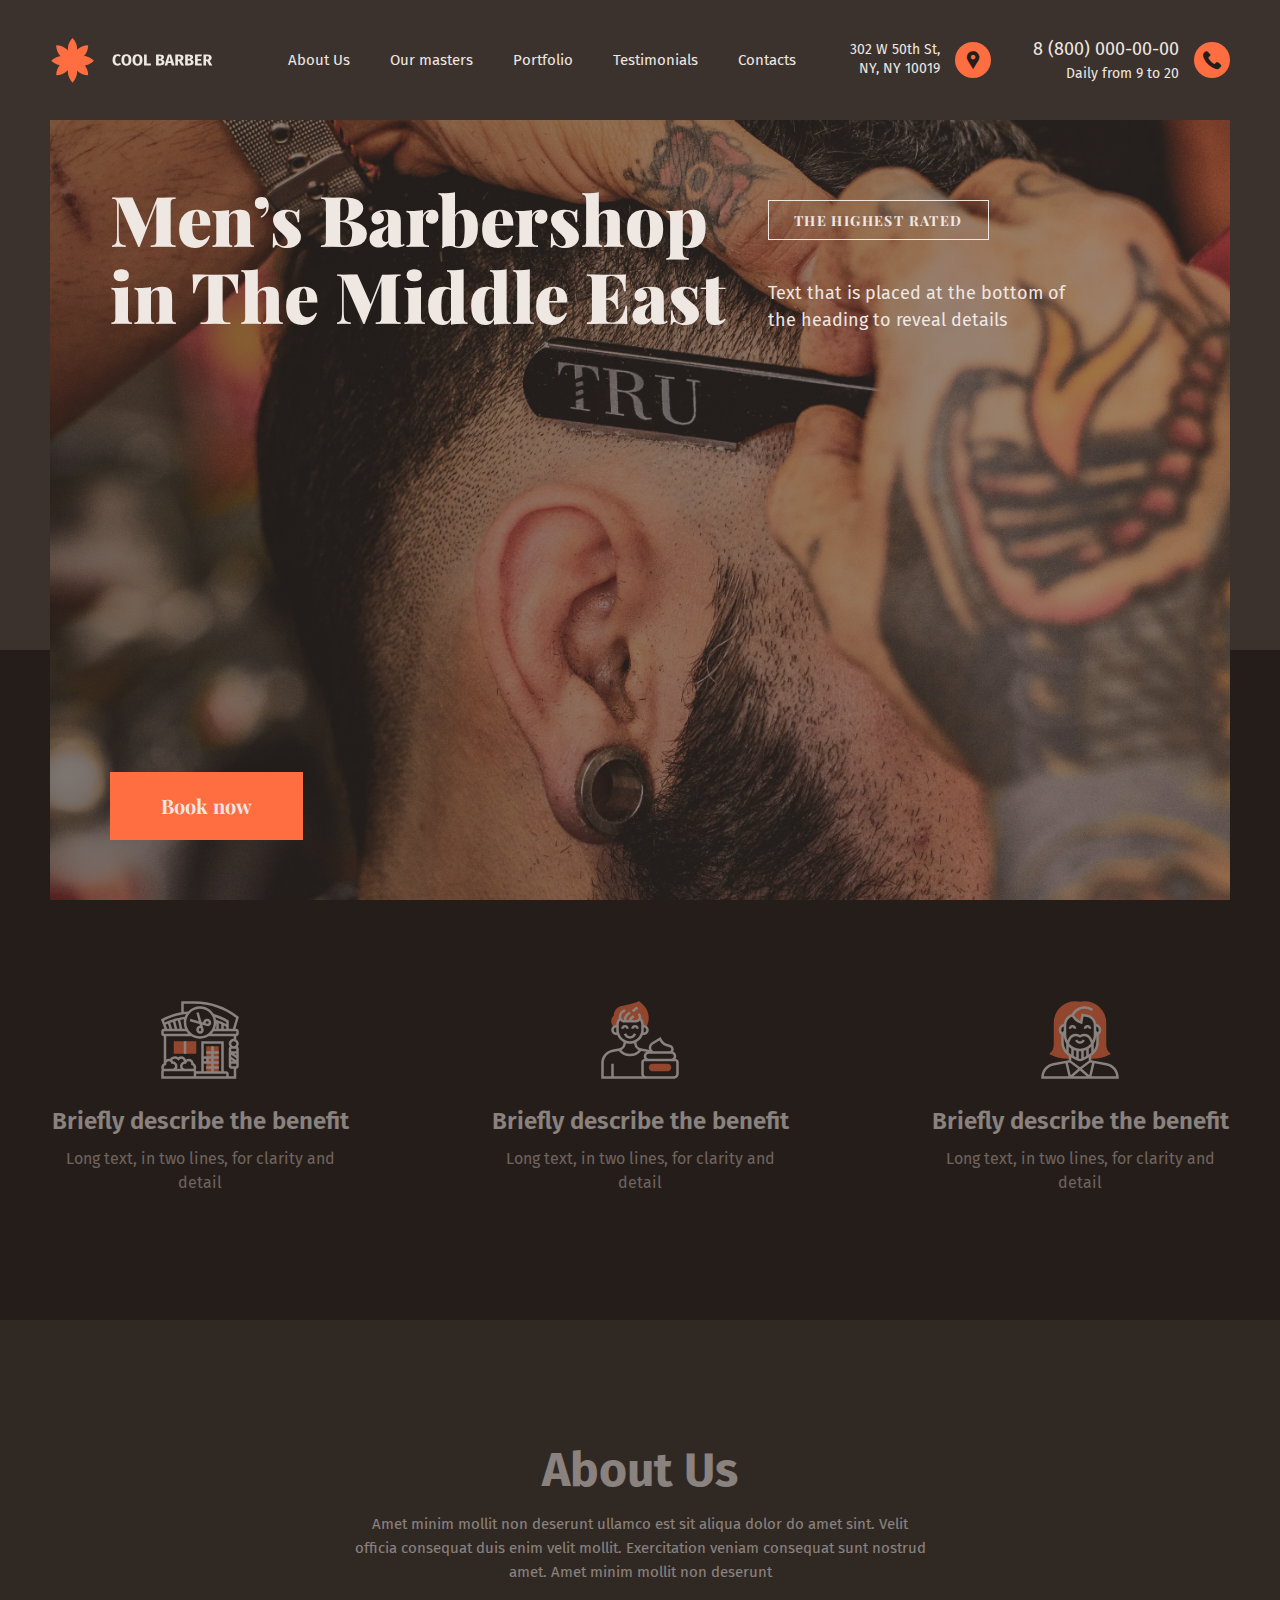
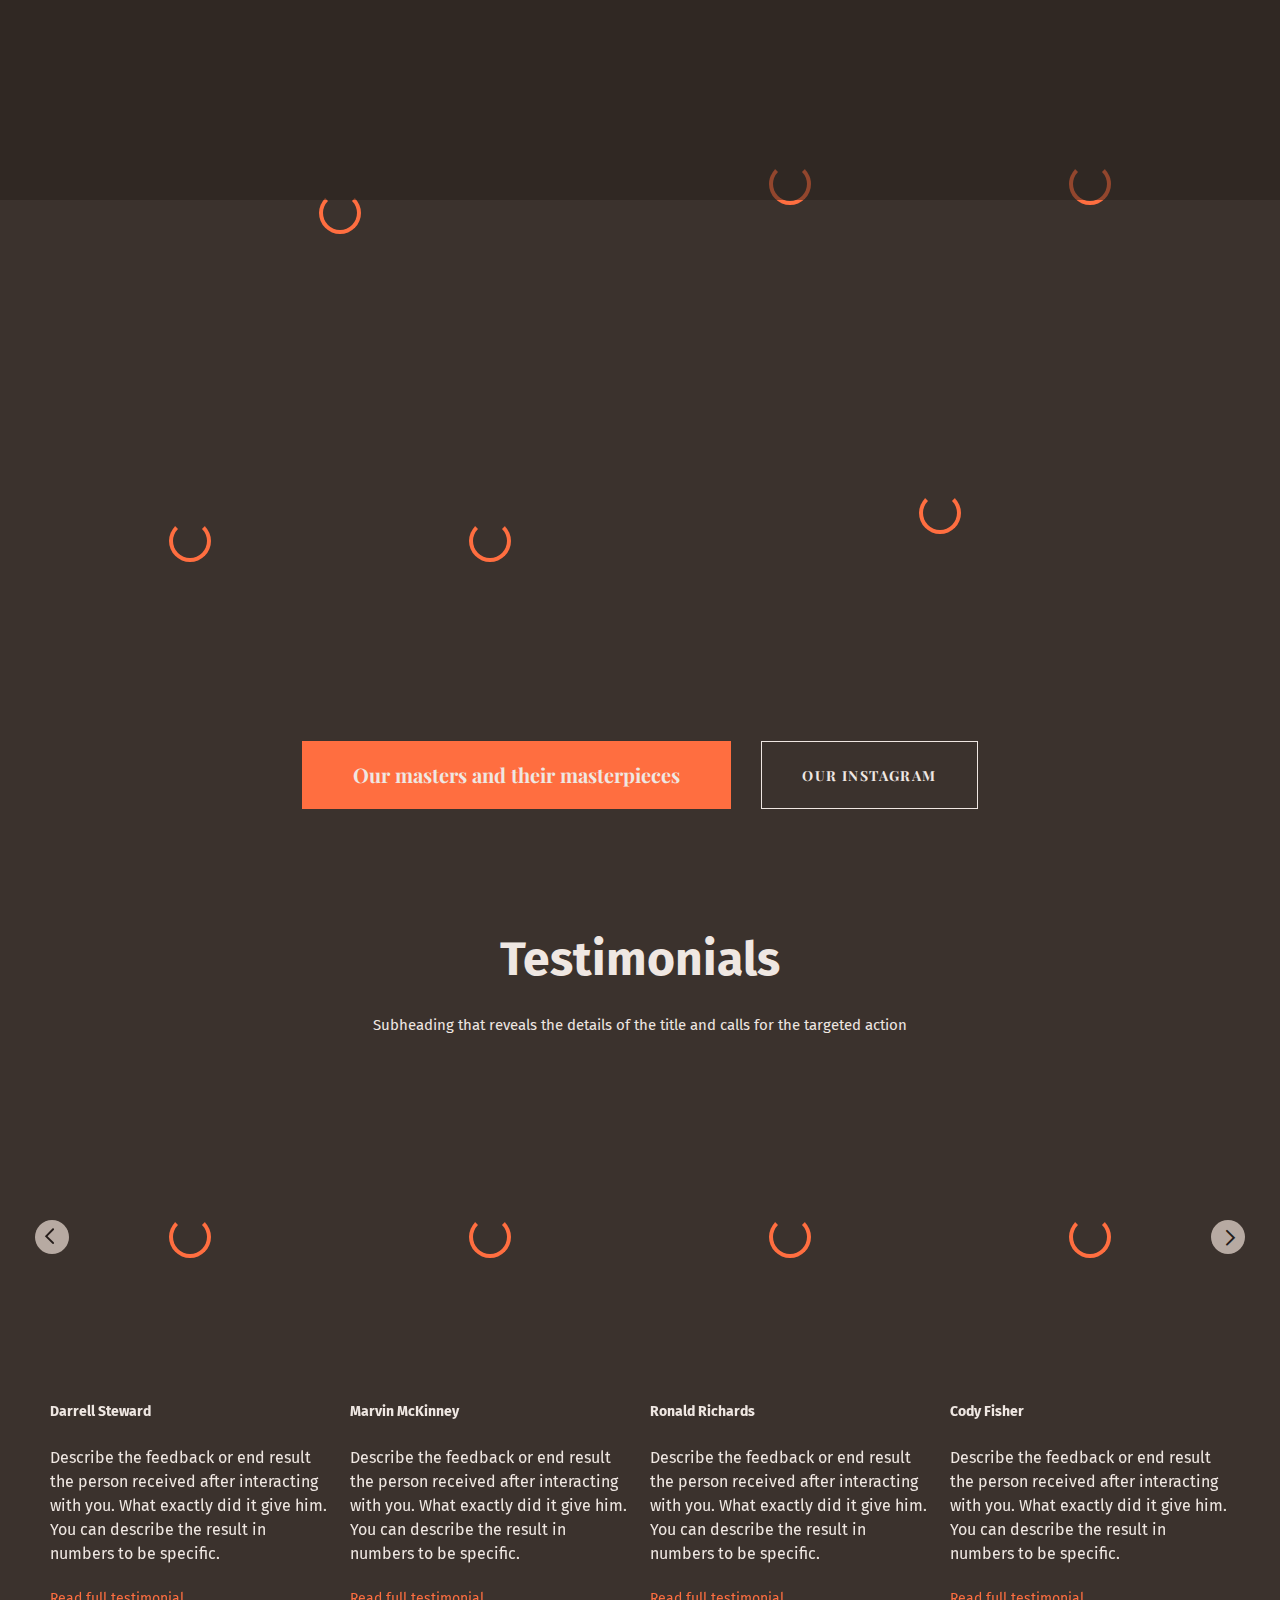
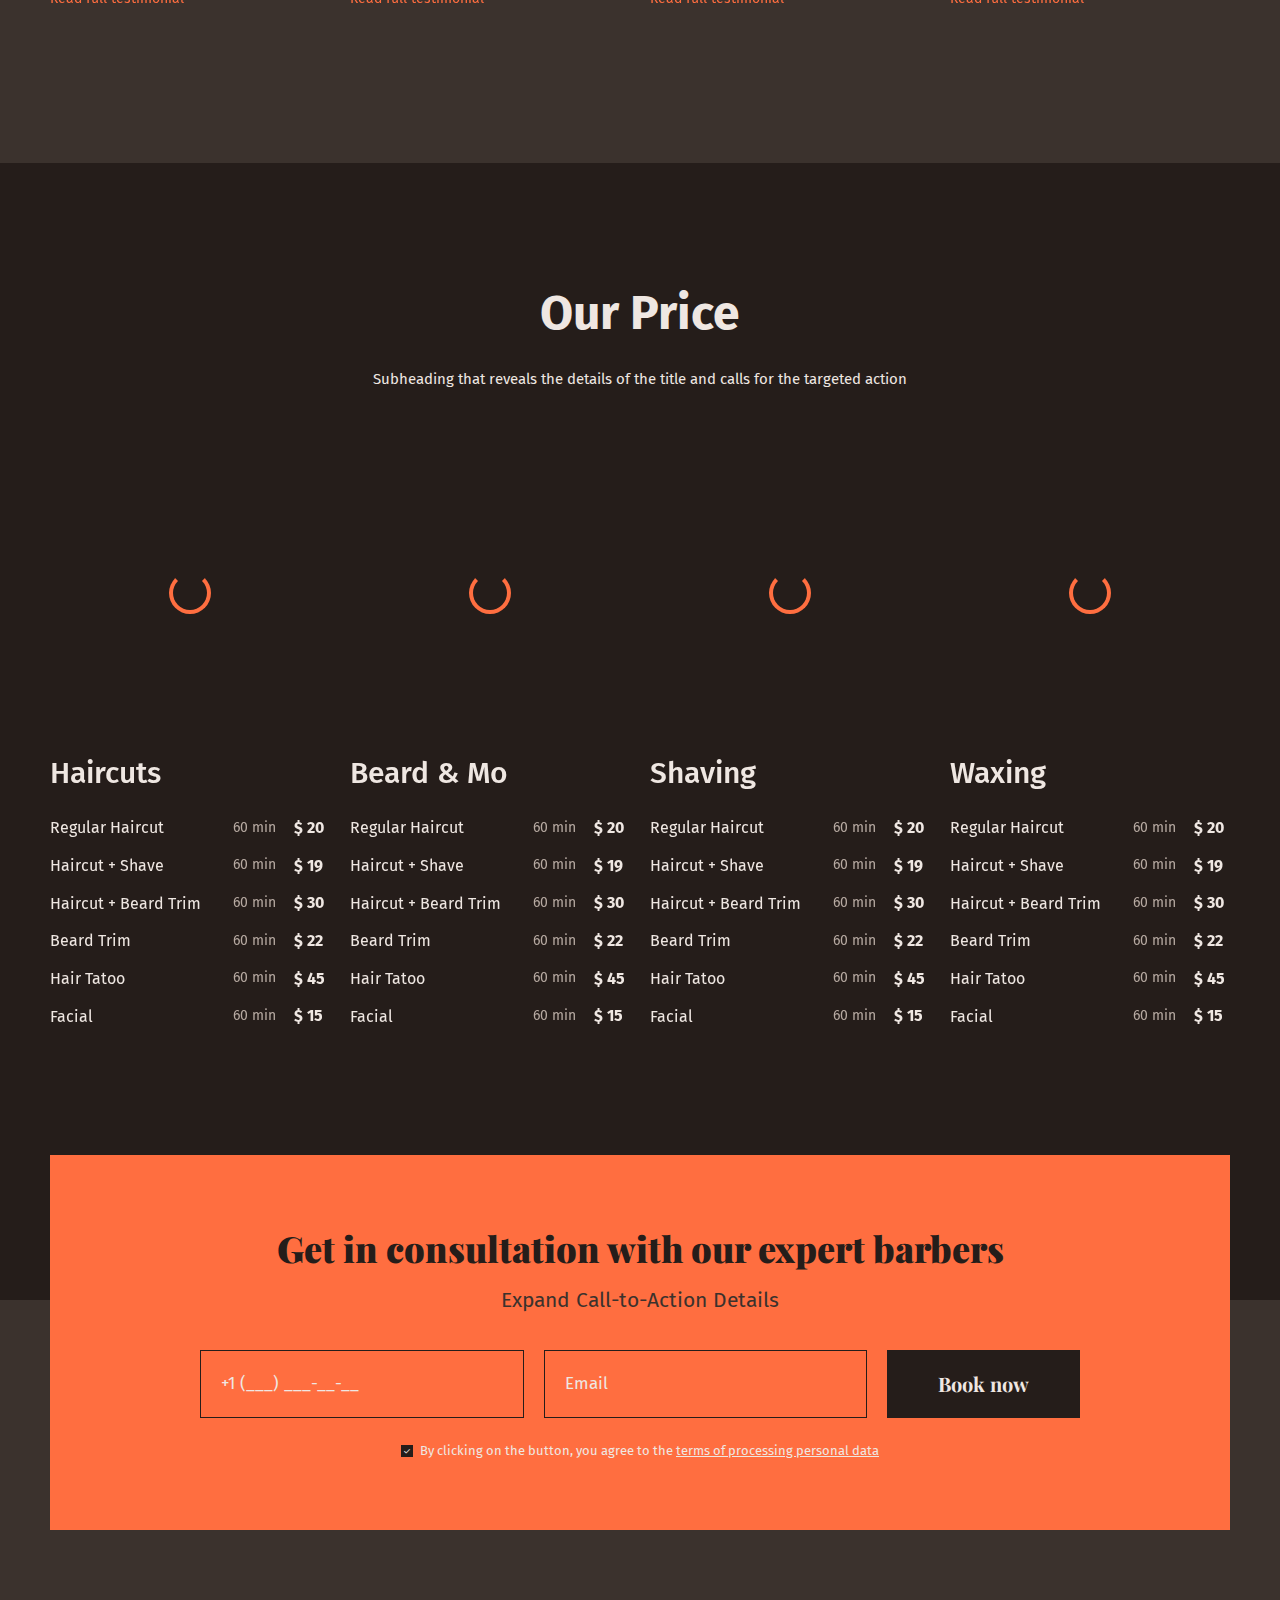
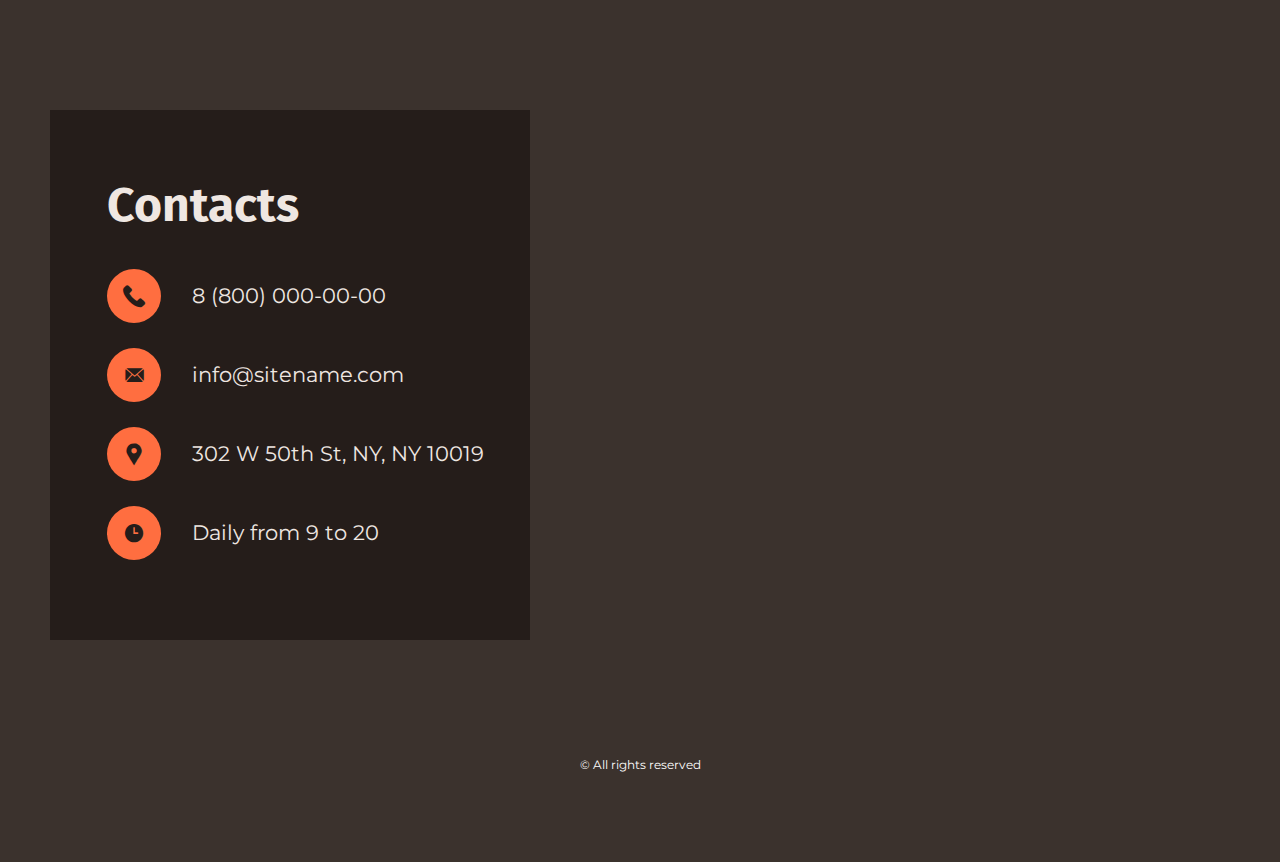
<file: index.html>
<!DOCTYPE html><html lang="en" prefix="og: http://ogp.me/ns#"><head><meta charset="UTF-8"><meta http-equiv="X-UA-Compatible" content="IE=edge"><meta name="viewport" content="width=device-width,initial-scale=1"><meta name="format-detection" content="telephone=no"><meta name="description" content="Men’s Barbershop in The Middle East"><meta name="msapplication-TileColor" content="#3b322d"><meta name="msapplication-TileImage" content="img/favicon/mstile-144x144.png"><meta name="msapplication-config" content="browserconfig.xml"><meta name="theme-color" content="#3b322d"><meta property="og:title" content="Cool Barber - Home"><meta property="og:type" content="website"><meta property="og:image" content="https://raw.githubusercontent.com/javidrashkhansoi/cool-barber/main/img/open-graph/home.png"><meta property="og:image:url" content="https://raw.githubusercontent.com/javidrashkhansoi/cool-barber/main/img/open-graph/home.png"><meta property="og:image:type" content="image/png"><meta property="og:image:width" content="960"><meta property="og:image:height" content="504"><meta property="og:image:alt" content="Men’s Barbershop in The Middle East"><meta property="og:url" content="https://javidrashkhansoi.github.io/cool-barber"><meta property="og:description" content="Men’s Barbershop in The Middle East"><meta property="og:site_name" content="Cool Barber"><meta name="twitter:card" content="summary_large_image"><meta name="twitter:creator" content="@javidter"><meta name="twitter:title" content="Cool Barber - Home"><meta name="twitter:description" content="Men’s Barbershop in The Middle East"><meta name="twitter:image" content="https://raw.githubusercontent.com/javidrashkhansoi/cool-barber/main/img/open-graph/home.png"><meta name="twitter:image:alt" content="Men’s Barbershop in The Middle East"><meta property="vk:image" content="https://raw.githubusercontent.com/javidrashkhansoi/cool-barber/main/img/open-graph/home.png"><title>Cool Barber - Home</title><link rel="apple-touch-icon" sizes="180x180" href="img/favicon/apple-touch-icon.png"><link rel="icon" type="image/png" sizes="32x32" href="img/favicon/favicon-32x32.png"><link rel="icon" type="image/png" sizes="194x194" href="img/favicon/favicon-194x194.png"><link rel="icon" type="image/png" sizes="192x192" href="img/favicon/android-chrome-192x192.png"><link rel="icon" type="image/png" sizes="16x16" href="img/favicon/favicon-16x16.png"><link rel="manifest" href="site.webmanifest"><link rel="mask-icon" href="img/favicon/safari-pinned-tab.svg" color="#3b322d"><link rel="shortcut icon" href="favicon.ico"><link rel="preconnect" href="https://fonts.googleapis.com"><link rel="preconnect" href="https://fonts.gstatic.com" crossorigin><link href="https://fonts.googleapis.com/css2?family=Fira+Sans:wght@400;500;600;700&family=Montserrat&family=Playfair+Display:wght@700;900&display=swap&_v=20220903200424" rel="stylesheet"><link rel="stylesheet" href="css/style.min.css?_v=20220903200424"><link rel="shortcut icon" href="data:,"></head><body><div class="wrapper"><header class="header"><div class="header__wrapper lock-padding"><div class="header__container"><button class="header__burger burger" aria-label="Button to open (close) the navigation menu"><span></span></button><div class="header__logo logo-header"><a href="#" class="logo-header__image-ibg" aria-label="Link to home page"><img src="img/logo.svg" alt="Logo" width="199" height="45"></a></div><nav class="header__nav nav-header"><ul class="nav-header__list"><li class="nav-header__item"><a href="#" class="nav-header__link">About Us</a></li><li class="nav-header__item"><a href="#" class="nav-header__link">Our masters</a></li><li class="nav-header__item"><a href="#" class="nav-header__link">Portfolio</a></li><li class="nav-header__item"><a href="#" class="nav-header__link">Testimonials</a></li><li class="nav-header__item"><a href="#" class="nav-header__link">Contacts</a></li></ul><address class="header__contacts contacts-header contacts-header_nav"><div class="contacts-header__item contacts-header__item_address icon-pin"><div class="contacts-header__content contacts-header__content_address">302 W 50th St, NY, NY 10019</div></div><div class="contacts-header__item contacts-header__item_phone icon-phone"><div class="contacts-header__content contacts-header__content_phone"><a href="tel:88000000000" class="contacts-header__phone">8 (800) 000-00-00</a> <span class="contacts-header__time">Daily from 9 to 20</span></div></div></address></nav><address class="header__contacts contacts-header contacts-header_container"><div class="contacts-header__item contacts-header__item_address icon-pin"><div class="contacts-header__content contacts-header__content_address">302 W 50th St, NY, NY 10019</div></div><div class="contacts-header__item contacts-header__item_phone icon-phone"><div class="contacts-header__content contacts-header__content_phone"><a href="tel:88000000000" class="contacts-header__phone">8 (800) 000-00-00</a> <span class="contacts-header__time">Daily from 9 to 20</span></div></div></address></div></div></header><main class="main"><section class="home-banner-section"><div class="home-banner-section__container"><div class="home-banner-section__content"><div class="home-banner-section__image-ibg lazy-image"><picture><source data-srcset="img/images/home/banner/1.webp" srcset="[data-uri]" type="image/webp"><img src="[data-uri]" data-src="img/images/home/banner/1.jpg" alt="Home page banner section image" width="1180" height="1000"></picture><div class="lazy-image__preloader"></div></div><div class="home-banner-section__grid"><h1 class="home-banner-section__title">Men’s Barbershop<br>in The Middle East</h1><div class="home-banner-section__label">THE HIGHEST RATED</div><p class="home-banner-section__text">Text that is placed at the bottom of the heading to reveal details</p><a href="#" class="home-banner-section__link">Book now</a></div></div></div></section><section class="main__home-features-section home-features-section"><div class="home-features-section__container"><article class="home-features-section__card features-card"><div class="features-card__image-ibg"><img src="img/icons/home/features/1.svg" alt="Home page features card icon" width="80" height="80"></div><h3 class="features-card__title">Briefly describe the benefit</h3><p class="features-card__text">Long text, in two lines, for clarity and detail</p></article><article class="home-features-section__card features-card"><div class="features-card__image-ibg"><img src="img/icons/home/features/2.svg" alt="Home page features card icon" width="80" height="80"></div><h3 class="features-card__title">Briefly describe the benefit</h3><p class="features-card__text">Long text, in two lines, for clarity and detail</p></article><article class="home-features-section__card features-card"><div class="features-card__image-ibg"><img src="img/icons/home/features/3.svg" alt="Home page features card icon" width="80" height="80"></div><h3 class="features-card__title">Briefly describe the benefit</h3><p class="features-card__text">Long text, in two lines, for clarity and detail</p></article></div></section><section class="home-about-section"><div class="home-about-section__container"><div class="home-about-section__header section-header"><h2 class="section-header__title">About Us</h2><p class="section-header__text">Amet minim mollit non deserunt ullamco est sit aliqua dolor do amet sint. Velit officia consequat duis enim velit mollit. Exercitation veniam consequat sunt nostrud amet. Amet minim mollit non deserunt</p></div><div class="home-about-section__images"><div class="home-about-section__image-ibg home-about-section__image-ibg_1 lazy-image"><picture><source data-srcset="img/images/home/about/1.webp" srcset="[data-uri]" type="image/webp"><img src="[data-uri]" data-src="img/images/home/about/1.jpg" alt="Home page about section image" width="580" height="337"></picture><div class="lazy-image__preloader"></div></div><div class="home-about-section__image-ibg home-about-section__image-ibg_2 lazy-image"><picture><source data-srcset="img/images/home/about/2.webp" srcset="[data-uri]" type="image/webp"><img src="[data-uri]" data-src="img/images/home/about/2.jpg" alt="Home page about section image" width="280" height="280"></picture><div class="lazy-image__preloader"></div></div><div class="home-about-section__image-ibg home-about-section__image-ibg_3 lazy-image"><picture><source data-srcset="img/images/home/about/3.webp" srcset="[data-uri]" type="image/webp"><img src="[data-uri]" data-src="img/images/home/about/3.jpg" alt="Home page about section image" width="280" height="280"></picture><div class="lazy-image__preloader"></div></div><div class="home-about-section__image-ibg home-about-section__image-ibg_4 lazy-image"><picture><source data-srcset="img/images/home/about/4.webp" srcset="[data-uri]" type="image/webp"><img src="[data-uri]" data-src="img/images/home/about/4.jpg" alt="Home page about section image" width="280" height="280"></picture><div class="lazy-image__preloader"></div></div><div class="home-about-section__image-ibg home-about-section__image-ibg_5 lazy-image"><picture><source data-srcset="img/images/home/about/5.webp" srcset="[data-uri]" type="image/webp"><img src="[data-uri]" data-src="img/images/home/about/5.jpg" alt="Home page about section image" width="280" height="280"></picture><div class="lazy-image__preloader"></div></div><div class="home-about-section__image-ibg home-about-section__image-ibg_6 lazy-image"><picture><source data-srcset="img/images/home/about/6.webp" srcset="[data-uri]" type="image/webp"><img src="[data-uri]" data-src="img/images/home/about/6.jpg" alt="Home page about section image" width="580" height="337"></picture><div class="lazy-image__preloader"></div></div></div><div class="home-about-section__links"><a href="#" class="home-about-section__link home-about-section__link_orange">Our masters and their masterpieces</a> <a href="#" target="_blank" class="home-about-section__link home-about-section__link_white">Our Instagram</a></div></div></section><section class="home-testimonials-section"><div class="home-testimonials-section__container"><div class="home-testimonials-section__header section-header"><h2 class="section-header__title">Testimonials</h2><p class="section-header__text">Subheading that reveals the details of the title and calls for the targeted action</p></div></div><div class="home-testimonials-section__container"><div class="slider-home-testimonials swiper"><div class="swiper-wrapper"><article class="slider-home-testimonials__slide testimonials-card swiper-slide"><a href="#" class="testimonials-card__image-ibg"><picture><source data-srcset="img/images/home/testimonials/1.webp" srcset="[data-uri]" type="image/webp"><img src="[data-uri]" data-src="img/images/home/testimonials/1.jpg" alt="Home page testimonials section slider card image" width="280" height="280" class="swiper-lazy"></picture><div class="swiper-lazy-preloader"></div></a><h3 class="testimonials-card__title"><a href="#">Darrell Steward</a></h3><p class="testimonials-card__text">Describe the feedback or end result the person received after interacting with you. What exactly did it give him. You can describe the result in numbers to be specific.</p><a href="#" class="testimonials-card__link">Read full testimonial</a></article><article class="slider-home-testimonials__slide testimonials-card swiper-slide"><a href="#" class="testimonials-card__image-ibg"><picture><source data-srcset="img/images/home/testimonials/2.webp" srcset="[data-uri]" type="image/webp"><img src="[data-uri]" data-src="img/images/home/testimonials/2.jpg" alt="Home page testimonials section slider card image" width="280" height="280" class="swiper-lazy"></picture><div class="swiper-lazy-preloader"></div></a><h3 class="testimonials-card__title"><a href="#">Marvin McKinney</a></h3><p class="testimonials-card__text">Describe the feedback or end result the person received after interacting with you. What exactly did it give him. You can describe the result in numbers to be specific.</p><a href="#" class="testimonials-card__link">Read full testimonial</a></article><article class="slider-home-testimonials__slide testimonials-card swiper-slide"><a href="#" class="testimonials-card__image-ibg"><picture><source data-srcset="img/images/home/testimonials/3.webp" srcset="[data-uri]" type="image/webp"><img src="[data-uri]" data-src="img/images/home/testimonials/3.jpg" alt="Home page testimonials section slider card image" width="280" height="280" class="swiper-lazy"></picture><div class="swiper-lazy-preloader"></div></a><h3 class="testimonials-card__title"><a href="#">Ronald Richards</a></h3><p class="testimonials-card__text">Describe the feedback or end result the person received after interacting with you. What exactly did it give him. You can describe the result in numbers to be specific.</p><a href="#" class="testimonials-card__link">Read full testimonial</a></article><article class="slider-home-testimonials__slide testimonials-card swiper-slide"><a href="#" class="testimonials-card__image-ibg"><picture><source data-srcset="img/images/home/testimonials/4.webp" srcset="[data-uri]" type="image/webp"><img src="[data-uri]" data-src="img/images/home/testimonials/4.jpg" alt="Home page testimonials section slider card image" width="280" height="280" class="swiper-lazy"></picture><div class="swiper-lazy-preloader"></div></a><h3 class="testimonials-card__title"><a href="#">Cody Fisher</a></h3><p class="testimonials-card__text">Describe the feedback or end result the person received after interacting with you. What exactly did it give him. You can describe the result in numbers to be specific.</p><a href="#" class="testimonials-card__link">Read full testimonial</a></article></div></div><div class="arrows-slider-home-testimonials"><div class="arrows-slider-home-testimonials__prev icon-arrow"></div><div class="arrows-slider-home-testimonials__next icon-arrow"></div></div></div></section><section class="home-price-section"><div class="home-price-section__container"><div class="home-price-section__header section-header"><h2 class="section-header__title">Our Price</h2><p class="section-header__text">Subheading that reveals the details of the title and calls for the targeted action</p></div><div class="slider-home-price swiper"><div class="swiper-wrapper"><article class="price-card swiper-slide"><div class="price-card__image-ibg"><picture><source data-srcset="img/images/home/price/1.webp" srcset="[data-uri]" type="image/webp"><img src="[data-uri]" data-src="img/images/home/price/1.jpg" alt="Home page price section slide image" width="280" height="283" class="swiper-lazy"></picture><div class="swiper-lazy-preloader"></div></div><h3 class="price-card__title">Haircuts</h3><table class="table-price-card"><tbody><tr class="table-price-card__row"><td class="table-price-card__label">Regular Haircut</td><td class="table-price-card__time">60 min</td><td class="table-price-card__price">$ 20</td></tr><tr class="table-price-card__row"><td class="table-price-card__label">Haircut + Shave</td><td class="table-price-card__time">60 min</td><td class="table-price-card__price">$ 19</td></tr><tr class="table-price-card__row"><td class="table-price-card__label">Haircut + Beard Trim</td><td class="table-price-card__time">60 min</td><td class="table-price-card__price">$ 30</td></tr><tr class="table-price-card__row"><td class="table-price-card__label">Beard Trim</td><td class="table-price-card__time">60 min</td><td class="table-price-card__price">$ 22</td></tr><tr class="table-price-card__row"><td class="table-price-card__label">Hair Tatoo</td><td class="table-price-card__time">60 min</td><td class="table-price-card__price">$ 45</td></tr><tr class="table-price-card__row"><td class="table-price-card__label">Facial</td><td class="table-price-card__time">60 min</td><td class="table-price-card__price">$ 15</td></tr></tbody></table></article><article class="price-card swiper-slide"><div class="price-card__image-ibg"><picture><source data-srcset="img/images/home/price/2.webp" srcset="[data-uri]" type="image/webp"><img src="[data-uri]" data-src="img/images/home/price/2.jpg" alt="Home page price section slide image" width="280" height="283" class="swiper-lazy"></picture><div class="swiper-lazy-preloader"></div></div><h3 class="price-card__title">Beard & Mo</h3><table class="table-price-card"><tbody><tr class="table-price-card__row"><td class="table-price-card__label">Regular Haircut</td><td class="table-price-card__time">60 min</td><td class="table-price-card__price">$ 20</td></tr><tr class="table-price-card__row"><td class="table-price-card__label">Haircut + Shave</td><td class="table-price-card__time">60 min</td><td class="table-price-card__price">$ 19</td></tr><tr class="table-price-card__row"><td class="table-price-card__label">Haircut + Beard Trim</td><td class="table-price-card__time">60 min</td><td class="table-price-card__price">$ 30</td></tr><tr class="table-price-card__row"><td class="table-price-card__label">Beard Trim</td><td class="table-price-card__time">60 min</td><td class="table-price-card__price">$ 22</td></tr><tr class="table-price-card__row"><td class="table-price-card__label">Hair Tatoo</td><td class="table-price-card__time">60 min</td><td class="table-price-card__price">$ 45</td></tr><tr class="table-price-card__row"><td class="table-price-card__label">Facial</td><td class="table-price-card__time">60 min</td><td class="table-price-card__price">$ 15</td></tr></tbody></table></article><article class="price-card swiper-slide"><div class="price-card__image-ibg"><picture><source data-srcset="img/images/home/price/3.webp" srcset="[data-uri]" type="image/webp"><img src="[data-uri]" data-src="img/images/home/price/3.jpg" alt="Home page price section slide image" width="280" height="283" class="swiper-lazy"></picture><div class="swiper-lazy-preloader"></div></div><h3 class="price-card__title">Shaving</h3><table class="table-price-card"><tbody><tr class="table-price-card__row"><td class="table-price-card__label">Regular Haircut</td><td class="table-price-card__time">60 min</td><td class="table-price-card__price">$ 20</td></tr><tr class="table-price-card__row"><td class="table-price-card__label">Haircut + Shave</td><td class="table-price-card__time">60 min</td><td class="table-price-card__price">$ 19</td></tr><tr class="table-price-card__row"><td class="table-price-card__label">Haircut + Beard Trim</td><td class="table-price-card__time">60 min</td><td class="table-price-card__price">$ 30</td></tr><tr class="table-price-card__row"><td class="table-price-card__label">Beard Trim</td><td class="table-price-card__time">60 min</td><td class="table-price-card__price">$ 22</td></tr><tr class="table-price-card__row"><td class="table-price-card__label">Hair Tatoo</td><td class="table-price-card__time">60 min</td><td class="table-price-card__price">$ 45</td></tr><tr class="table-price-card__row"><td class="table-price-card__label">Facial</td><td class="table-price-card__time">60 min</td><td class="table-price-card__price">$ 15</td></tr></tbody></table></article><article class="price-card swiper-slide"><div class="price-card__image-ibg"><picture><source data-srcset="img/images/home/price/4.webp" srcset="[data-uri]" type="image/webp"><img src="[data-uri]" data-src="img/images/home/price/4.jpg" alt="Home page price section slide image" width="280" height="283" class="swiper-lazy"></picture><div class="swiper-lazy-preloader"></div></div><h3 class="price-card__title">Waxing</h3><table class="table-price-card"><tbody><tr class="table-price-card__row"><td class="table-price-card__label">Regular Haircut</td><td class="table-price-card__time">60 min</td><td class="table-price-card__price">$ 20</td></tr><tr class="table-price-card__row"><td class="table-price-card__label">Haircut + Shave</td><td class="table-price-card__time">60 min</td><td class="table-price-card__price">$ 19</td></tr><tr class="table-price-card__row"><td class="table-price-card__label">Haircut + Beard Trim</td><td class="table-price-card__time">60 min</td><td class="table-price-card__price">$ 30</td></tr><tr class="table-price-card__row"><td class="table-price-card__label">Beard Trim</td><td class="table-price-card__time">60 min</td><td class="table-price-card__price">$ 22</td></tr><tr class="table-price-card__row"><td class="table-price-card__label">Hair Tatoo</td><td class="table-price-card__time">60 min</td><td class="table-price-card__price">$ 45</td></tr><tr class="table-price-card__row"><td class="table-price-card__label">Facial</td><td class="table-price-card__time">60 min</td><td class="table-price-card__price">$ 15</td></tr></tbody></table></article></div></div></div></section><section class="main__form-section main__form-section_home form-section"><div class="form-section__container"><div class="form-section__content"><div class="form-section__header header-form"><h2 class="header-form__title">Get in consultation with our expert barbers</h2><p class="header-form__text">Expand Call-to-Action Details</p></div><form action="#" class="form-section__form form-block" id="form-block"><div class="form-block__content"><input type="tel" name="form-block-tel" id="form-block-tel" class="form-block__input" placeholder="+1 (___) ___-__-__" required pattern="^(\+?1\s?)?((\([0-9]{3}\))|[0-9]{3})[\s\-]?[\0-9]{3}[\s\-]?[0-9]{2}[\s\-]?[0-9]{2}$"> <input type="email" name="form-block-email" id="form-block-email" class="form-block__input" placeholder="Email" required> <input type="submit" value="Book now" class="form-block__submit"></div><label for="form-block-checkbox" class="form-block__checkbox-label"><input checked="checked" type="checkbox" name="form-block-checkbox" id="form-block-checkbox" class="form-block__checkbox" value="checked" required> <span class="form-block__check icon-check"></span> <span class="form-block__label-text">By clicking on the button, you agree to the <a class="form-block__label-link" href="#" target="_blank">terms of processing personal data</a></span></label></form></div></div></section><section class="contacts-section"><div id="map"></div><div class="contacts-section__container"><div class="contacts-section__content"><div class="contacts-section__header section-header section-header_right"><h2 class="section-header__title">Contacts</h2></div><address class="contacts-block"><ul><li class="contacts-block__item"><a href="tel:88000000000" class="contacts-block__text contacts-block__text_phone icon-phone">8 (800) 000-00-00</a></li><li class="contacts-block__item"><a href="mailto:info@sitename.com" class="contacts-block__text contacts-block__text_mail icon-mail">info@sitename.com</a></li><li class="contacts-block__item"><span class="contacts-block__text contacts-block__text_pin icon-pin">302 W 50th St, NY, NY 10019</span></li><li class="contacts-block__item"><span class="contacts-block__text contacts-block__text_time icon-clock">Daily from 9 to 20</span></li></ul></address></div></div></section></main><footer class="footer footer_light"><div class="footer__container">&copy; All rights reserved</div></footer></div><script src="js/script.min.js?_v=20220903200424"></script></body></html>
</file>
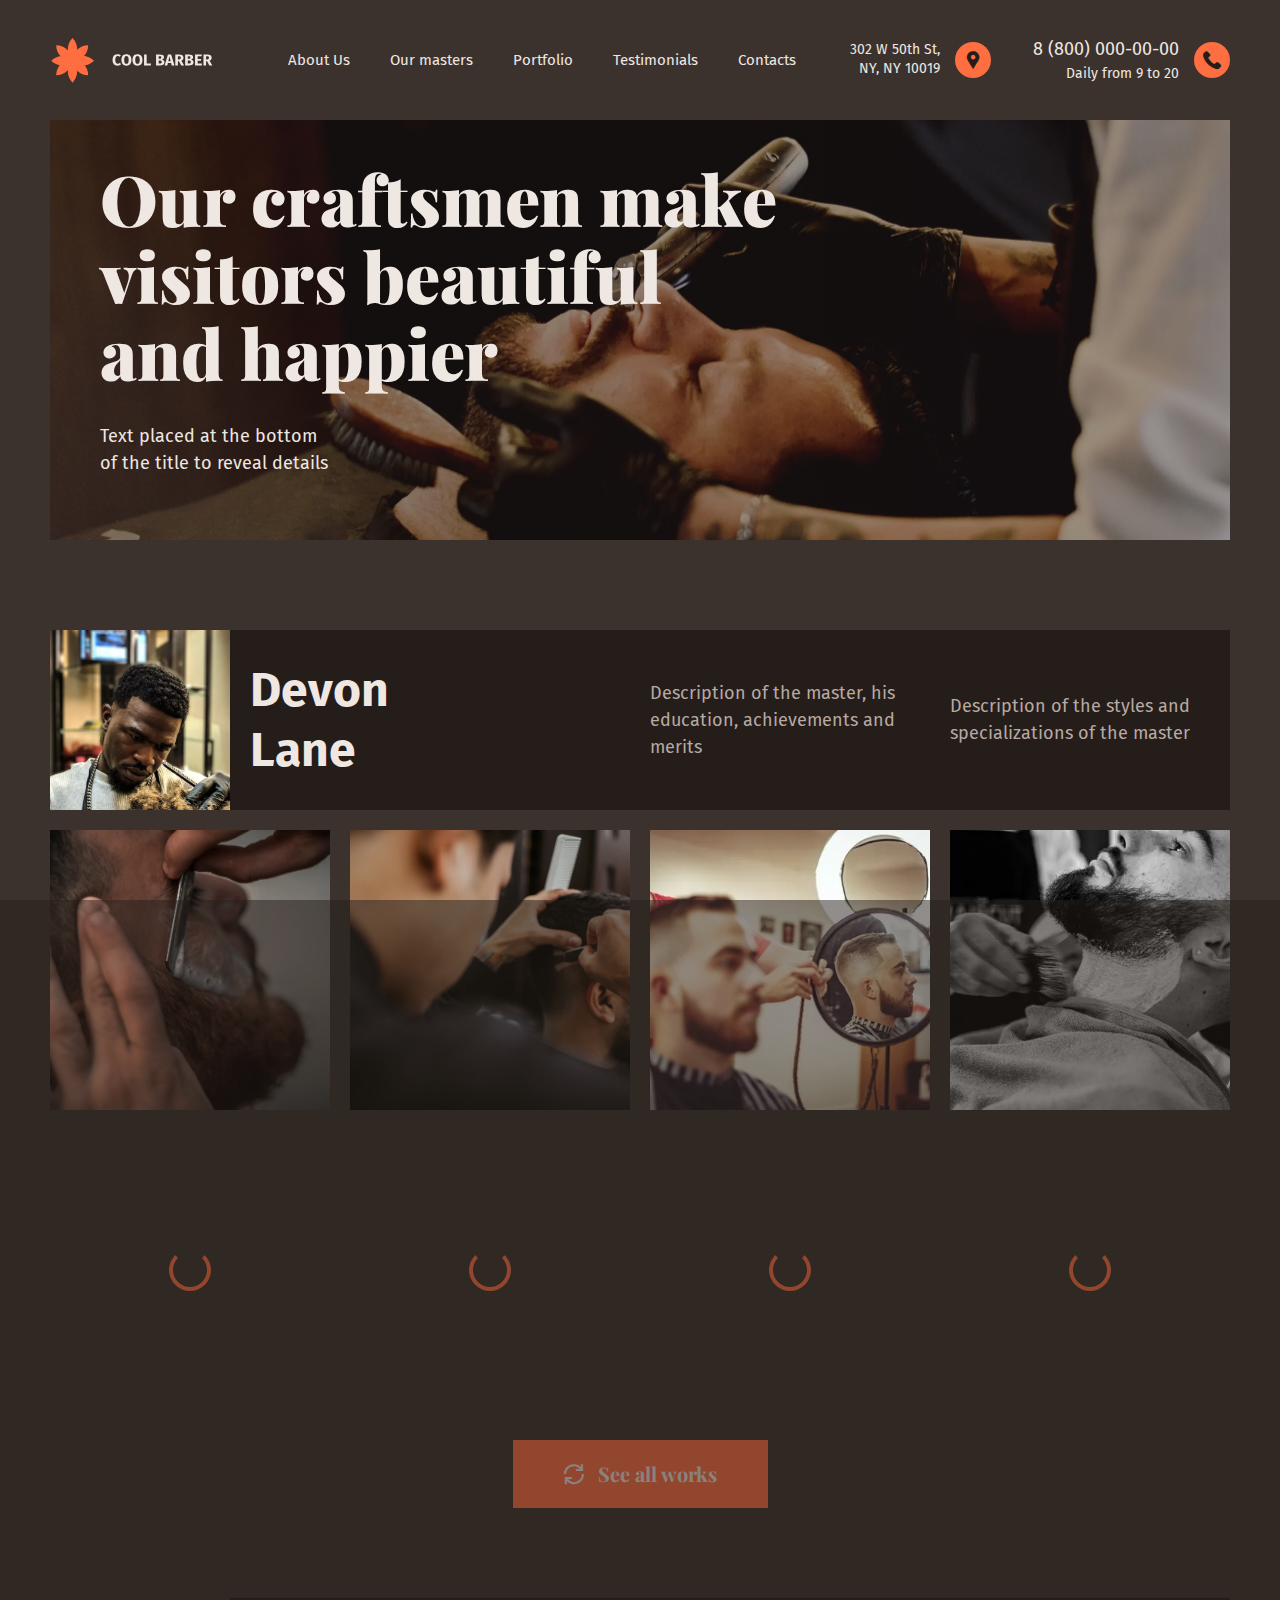
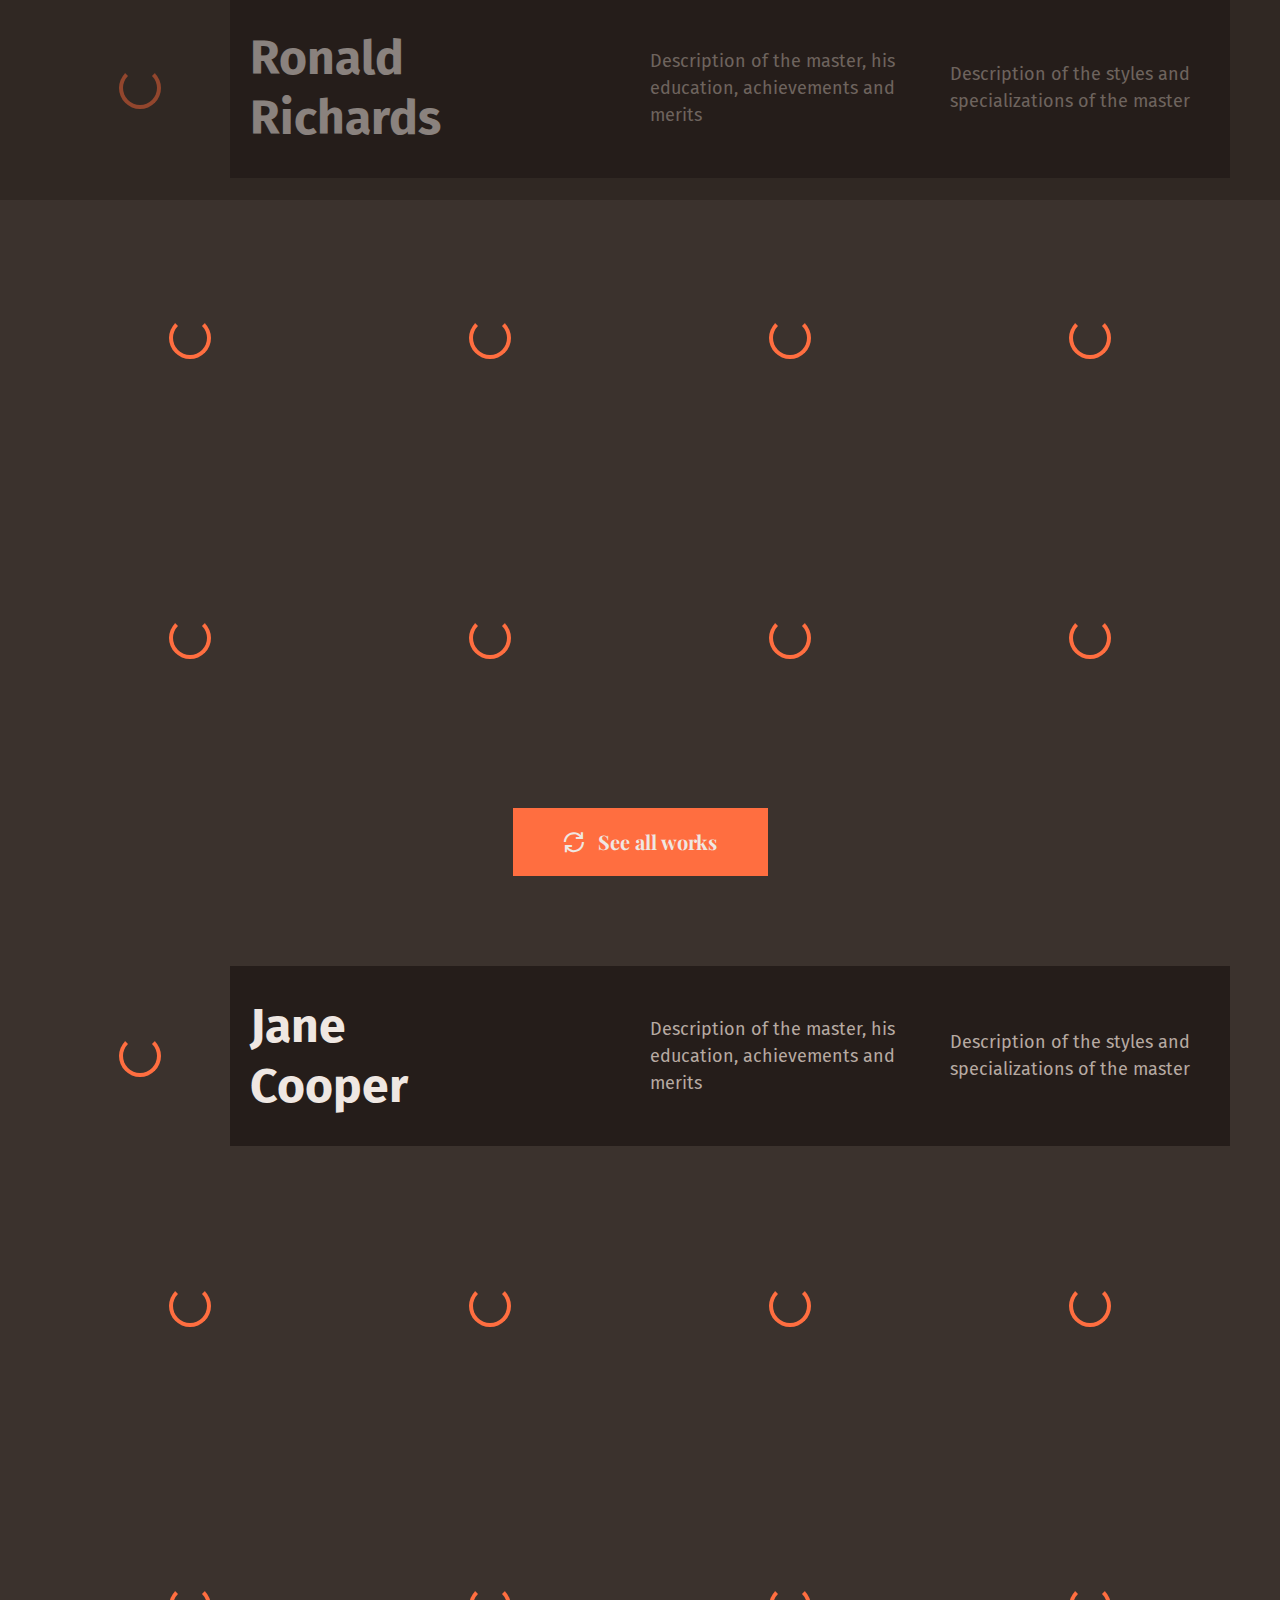
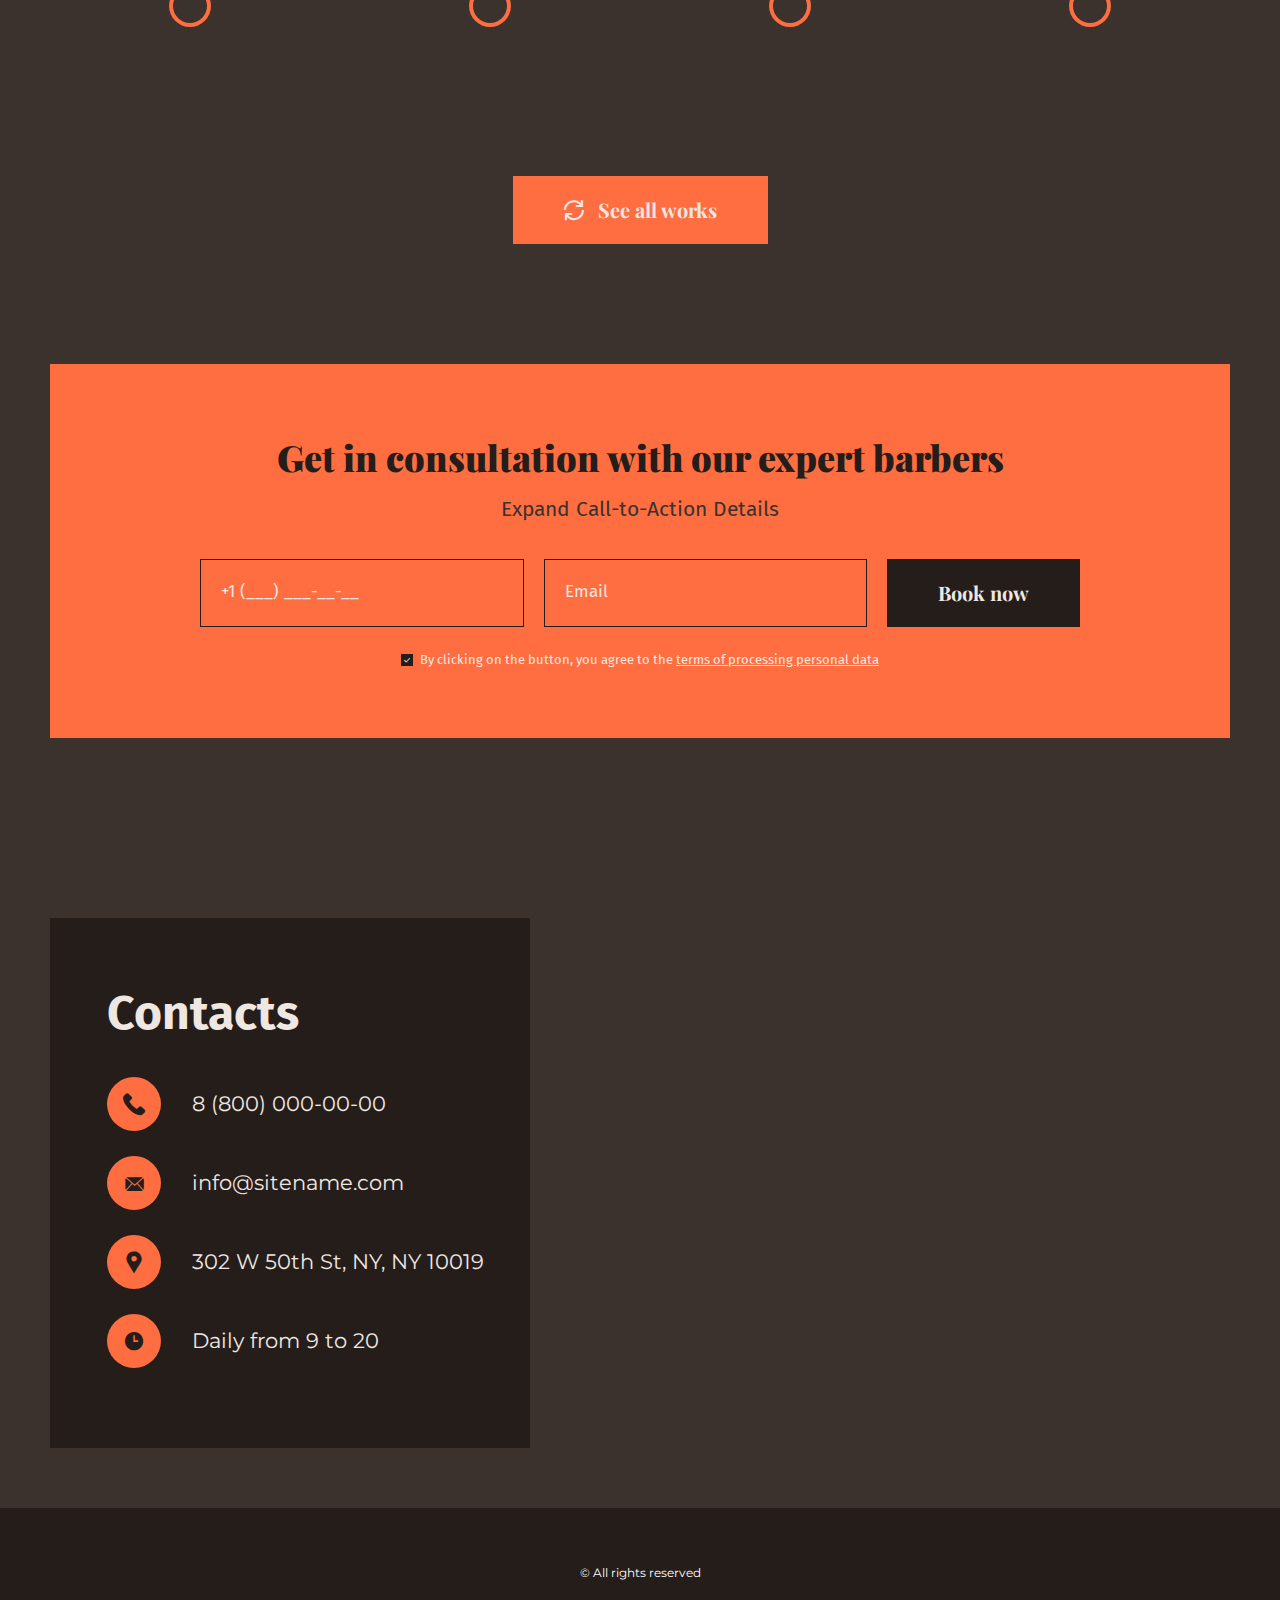
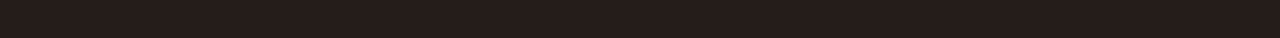
<file: team.html>
<!DOCTYPE html><html lang="en" prefix="og: http://ogp.me/ns#"><head><meta charset="UTF-8"><meta http-equiv="X-UA-Compatible" content="IE=edge"><meta name="viewport" content="width=device-width,initial-scale=1"><meta name="format-detection" content="telephone=no"><meta name="description" content="Our craftsmen make visitors beautiful and happier"><meta name="msapplication-TileColor" content="#3b322d"><meta name="msapplication-TileImage" content="img/favicon/mstile-144x144.png"><meta name="msapplication-config" content="browserconfig.xml"><meta name="theme-color" content="#3b322d"><meta property="og:title" content="Cool Barber - Team"><meta property="og:type" content="website"><meta property="og:image" content="https://raw.githubusercontent.com/javidrashkhansoi/cool-barber/main/img/open-graph/team.png"><meta property="og:image:url" content="https://raw.githubusercontent.com/javidrashkhansoi/cool-barber/main/img/open-graph/team.png"><meta property="og:image:type" content="image/png"><meta property="og:image:width" content="960"><meta property="og:image:height" content="504"><meta property="og:image:alt" content="Our craftsmen make visitors beautiful and happier"><meta property="og:url" content="https://javidrashkhansoi.github.io/cool-barber"><meta property="og:description" content="Our craftsmen make visitors beautiful and happier"><meta property="og:site_name" content="Cool Barber"><meta name="twitter:card" content="summary_large_image"><meta name="twitter:creator" content="@javidter"><meta name="twitter:title" content="Cool Barber - Team"><meta name="twitter:description" content="Our craftsmen make visitors beautiful and happier"><meta name="twitter:image" content="https://raw.githubusercontent.com/javidrashkhansoi/cool-barber/main/img/open-graph/team.png"><meta name="twitter:image:alt" content="Our craftsmen make visitors beautiful and happier"><meta property="vk:image" content="https://raw.githubusercontent.com/javidrashkhansoi/cool-barber/main/img/open-graph/team.png"><title>Cool Barber - Team</title><link rel="apple-touch-icon" sizes="180x180" href="img/favicon/apple-touch-icon.png"><link rel="icon" type="image/png" sizes="32x32" href="img/favicon/favicon-32x32.png"><link rel="icon" type="image/png" sizes="194x194" href="img/favicon/favicon-194x194.png"><link rel="icon" type="image/png" sizes="192x192" href="img/favicon/android-chrome-192x192.png"><link rel="icon" type="image/png" sizes="16x16" href="img/favicon/favicon-16x16.png"><link rel="manifest" href="site.webmanifest"><link rel="mask-icon" href="img/favicon/safari-pinned-tab.svg" color="#3b322d"><link rel="shortcut icon" href="favicon.ico"><link rel="preconnect" href="https://fonts.googleapis.com"><link rel="preconnect" href="https://fonts.gstatic.com" crossorigin><link href="https://fonts.googleapis.com/css2?family=Fira+Sans:wght@400;500;600;700&family=Montserrat&family=Playfair+Display:wght@700;900&display=swap&_v=20220903200424" rel="stylesheet"><link rel="stylesheet" href="css/style.min.css?_v=20220903200424"><link rel="shortcut icon" href="data:,"></head><body><div class="wrapper"><header class="header"><div class="header__wrapper lock-padding"><div class="header__container"><button class="header__burger burger" aria-label="Button to open (close) the navigation menu"><span></span></button><div class="header__logo logo-header"><a href="#" class="logo-header__image-ibg" aria-label="Link to home page"><img src="img/logo.svg" alt="Logo" width="199" height="45"></a></div><nav class="header__nav nav-header"><ul class="nav-header__list"><li class="nav-header__item"><a href="#" class="nav-header__link">About Us</a></li><li class="nav-header__item"><a href="#" class="nav-header__link">Our masters</a></li><li class="nav-header__item"><a href="#" class="nav-header__link">Portfolio</a></li><li class="nav-header__item"><a href="#" class="nav-header__link">Testimonials</a></li><li class="nav-header__item"><a href="#" class="nav-header__link">Contacts</a></li></ul><address class="header__contacts contacts-header contacts-header_nav"><div class="contacts-header__item contacts-header__item_address icon-pin"><div class="contacts-header__content contacts-header__content_address">302 W 50th St, NY, NY 10019</div></div><div class="contacts-header__item contacts-header__item_phone icon-phone"><div class="contacts-header__content contacts-header__content_phone"><a href="tel:88000000000" class="contacts-header__phone">8 (800) 000-00-00</a> <span class="contacts-header__time">Daily from 9 to 20</span></div></div></address></nav><address class="header__contacts contacts-header contacts-header_container"><div class="contacts-header__item contacts-header__item_address icon-pin"><div class="contacts-header__content contacts-header__content_address">302 W 50th St, NY, NY 10019</div></div><div class="contacts-header__item contacts-header__item_phone icon-phone"><div class="contacts-header__content contacts-header__content_phone"><a href="tel:88000000000" class="contacts-header__phone">8 (800) 000-00-00</a> <span class="contacts-header__time">Daily from 9 to 20</span></div></div></address></div></div></header><main class="main"><section class="team-banner-section"><div class="team-banner-section__container"><div class="team-banner-section__content"><div class="team-banner-section__image-ibg lazy-image"><picture><source data-srcset="img/images/team/banner/1.webp" srcset="[data-uri]" type="image/webp"><img src="[data-uri]" data-src="img/images/team/banner/1.jpg" alt="Team page banner section image" width="1180" height="420"></picture><div class="lazy-image__preloader"></div></div><h1 class="team-banner-section__title">Our craftsmen make visitors beautiful and happier</h1><p class="team-banner-section__text">Text placed at the bottom of the title to reveal details</p></div></div></section><section class="team-employee-section"><div class="team-employee-section__container"><article data-employee="devonLane" class="team-employee-section__item employee-block"><div class="employee-block__header header-employee-block"><a href="#" class="header-employee-block__image-ibg lazy-image"><picture><source data-srcset="img/images/team/team/employee/1.webp" srcset="[data-uri]" type="image/webp"><img src="[data-uri]" data-src="img/images/team/team/employee/1.png" alt="Team page employee block header image" width="180" height="180"></picture><div class="lazy-image__preloader"></div></a><h2 class="header-employee-block__title"><a href="#">Devon<br>Lane</a></h2><p class="header-employee-block__text header-employee-block__text_1">Description of the master, his education, achievements and merits</p><p class="header-employee-block__text header-employee-block__text_2">Description of the styles and specializations of the master</p></div><div class="employee-block__images images-employee-block"><div class="images-employee-block__image-ibg lazy-image"><picture><source data-srcset="img/images/team/team/devon-lane/1.webp" srcset="[data-uri]" type="image/webp"><img src="[data-uri]" data-src="img/images/team/team/devon-lane/1.jpg" alt="Team page employee block image" width="280" height="280"></picture><div class="lazy-image__preloader"></div></div><div class="images-employee-block__image-ibg lazy-image"><picture><source data-srcset="img/images/team/team/devon-lane/2.webp" srcset="[data-uri]" type="image/webp"><img src="[data-uri]" data-src="img/images/team/team/devon-lane/2.jpg" alt="Team page employee block image" width="280" height="280"></picture><div class="lazy-image__preloader"></div></div><div class="images-employee-block__image-ibg lazy-image"><picture><source data-srcset="img/images/team/team/devon-lane/3.webp" srcset="[data-uri]" type="image/webp"><img src="[data-uri]" data-src="img/images/team/team/devon-lane/3.jpg" alt="Team page employee block image" width="280" height="280"></picture><div class="lazy-image__preloader"></div></div><div class="images-employee-block__image-ibg lazy-image"><picture><source data-srcset="img/images/team/team/devon-lane/4.webp" srcset="[data-uri]" type="image/webp"><img src="[data-uri]" data-src="img/images/team/team/devon-lane/4.jpg" alt="Team page employee block image" width="280" height="280"></picture><div class="lazy-image__preloader"></div></div><div class="images-employee-block__image-ibg lazy-image"><picture><source data-srcset="img/images/team/team/devon-lane/5.webp" srcset="[data-uri]" type="image/webp"><img src="[data-uri]" data-src="img/images/team/team/devon-lane/5.jpg" alt="Team page employee block image" width="280" height="280"></picture><div class="lazy-image__preloader"></div></div><div class="images-employee-block__image-ibg lazy-image"><picture><source data-srcset="img/images/team/team/devon-lane/6.webp" srcset="[data-uri]" type="image/webp"><img src="[data-uri]" data-src="img/images/team/team/devon-lane/6.jpg" alt="Team page employee block image" width="280" height="280"></picture><div class="lazy-image__preloader"></div></div><div class="images-employee-block__image-ibg lazy-image"><picture><source data-srcset="img/images/team/team/devon-lane/7.webp" srcset="[data-uri]" type="image/webp"><img src="[data-uri]" data-src="img/images/team/team/devon-lane/7.jpg" alt="Team page employee block image" width="280" height="280"></picture><div class="lazy-image__preloader"></div></div><div class="images-employee-block__image-ibg lazy-image"><picture><source data-srcset="img/images/team/team/devon-lane/8.webp" srcset="[data-uri]" type="image/webp"><img src="[data-uri]" data-src="img/images/team/team/devon-lane/8.jpg" alt="Team page employee block image" width="280" height="280"></picture><div class="lazy-image__preloader"></div></div></div><button data-wait-text="Wait please" class="employee-block__button icon-reload">See all works</button></article><article data-employee="ronaldRichards" class="team-employee-section__item employee-block"><div class="employee-block__header header-employee-block"><a href="#" class="header-employee-block__image-ibg lazy-image"><picture><source data-srcset="img/images/team/team/employee/2.webp" srcset="[data-uri]" type="image/webp"><img src="[data-uri]" data-src="img/images/team/team/employee/2.png" alt="Team page employee block header image" width="180" height="180"></picture><div class="lazy-image__preloader"></div></a><h2 class="header-employee-block__title"><a href="#">Ronald<br>Richards</a></h2><p class="header-employee-block__text header-employee-block__text_1">Description of the master, his education, achievements and merits</p><p class="header-employee-block__text header-employee-block__text_2">Description of the styles and specializations of the master</p></div><div class="employee-block__images images-employee-block"><div class="images-employee-block__image-ibg lazy-image"><picture><source data-srcset="img/images/team/team/ronald-richards/1.webp" srcset="[data-uri]" type="image/webp"><img src="[data-uri]" data-src="img/images/team/team/ronald-richards/1.jpg" alt="Team page employee block image" width="280" height="280"></picture><div class="lazy-image__preloader"></div></div><div class="images-employee-block__image-ibg lazy-image"><picture><source data-srcset="img/images/team/team/ronald-richards/2.webp" srcset="[data-uri]" type="image/webp"><img src="[data-uri]" data-src="img/images/team/team/ronald-richards/2.jpg" alt="Team page employee block image" width="280" height="280"></picture><div class="lazy-image__preloader"></div></div><div class="images-employee-block__image-ibg lazy-image"><picture><source data-srcset="img/images/team/team/ronald-richards/3.webp" srcset="[data-uri]" type="image/webp"><img src="[data-uri]" data-src="img/images/team/team/ronald-richards/3.jpg" alt="Team page employee block image" width="280" height="280"></picture><div class="lazy-image__preloader"></div></div><div class="images-employee-block__image-ibg lazy-image"><picture><source data-srcset="img/images/team/team/ronald-richards/4.webp" srcset="[data-uri]" type="image/webp"><img src="[data-uri]" data-src="img/images/team/team/ronald-richards/4.jpg" alt="Team page employee block image" width="280" height="280"></picture><div class="lazy-image__preloader"></div></div><div class="images-employee-block__image-ibg lazy-image"><picture><source data-srcset="img/images/team/team/ronald-richards/5.webp" srcset="[data-uri]" type="image/webp"><img src="[data-uri]" data-src="img/images/team/team/ronald-richards/5.jpg" alt="Team page employee block image" width="280" height="280"></picture><div class="lazy-image__preloader"></div></div><div class="images-employee-block__image-ibg lazy-image"><picture><source data-srcset="img/images/team/team/ronald-richards/6.webp" srcset="[data-uri]" type="image/webp"><img src="[data-uri]" data-src="img/images/team/team/ronald-richards/6.jpg" alt="Team page employee block image" width="280" height="280"></picture><div class="lazy-image__preloader"></div></div><div class="images-employee-block__image-ibg lazy-image"><picture><source data-srcset="img/images/team/team/ronald-richards/7.webp" srcset="[data-uri]" type="image/webp"><img src="[data-uri]" data-src="img/images/team/team/ronald-richards/7.jpg" alt="Team page employee block image" width="280" height="280"></picture><div class="lazy-image__preloader"></div></div><div class="images-employee-block__image-ibg lazy-image"><picture><source data-srcset="img/images/team/team/ronald-richards/8.webp" srcset="[data-uri]" type="image/webp"><img src="[data-uri]" data-src="img/images/team/team/ronald-richards/8.jpg" alt="Team page employee block image" width="280" height="280"></picture><div class="lazy-image__preloader"></div></div></div><button data-wait-text="Wait please" class="employee-block__button icon-reload">See all works</button></article><article data-employee="janeCooper" class="team-employee-section__item employee-block"><div class="employee-block__header header-employee-block"><a href="#" class="header-employee-block__image-ibg lazy-image"><picture><source data-srcset="img/images/team/team/employee/3.webp" srcset="[data-uri]" type="image/webp"><img src="[data-uri]" data-src="img/images/team/team/employee/3.png" alt="Team page employee block header image" width="180" height="180"></picture><div class="lazy-image__preloader"></div></a><h2 class="header-employee-block__title"><a href="#">Jane<br>Cooper</a></h2><p class="header-employee-block__text header-employee-block__text_1">Description of the master, his education, achievements and merits</p><p class="header-employee-block__text header-employee-block__text_2">Description of the styles and specializations of the master</p></div><div class="employee-block__images images-employee-block"><div class="images-employee-block__image-ibg lazy-image"><picture><source data-srcset="img/images/team/team/jane-cooper/1.webp" srcset="[data-uri]" type="image/webp"><img src="[data-uri]" data-src="img/images/team/team/jane-cooper/1.jpg" alt="Team page employee block image" width="280" height="280"></picture><div class="lazy-image__preloader"></div></div><div class="images-employee-block__image-ibg lazy-image"><picture><source data-srcset="img/images/team/team/jane-cooper/2.webp" srcset="[data-uri]" type="image/webp"><img src="[data-uri]" data-src="img/images/team/team/jane-cooper/2.jpg" alt="Team page employee block image" width="280" height="280"></picture><div class="lazy-image__preloader"></div></div><div class="images-employee-block__image-ibg lazy-image"><picture><source data-srcset="img/images/team/team/jane-cooper/3.webp" srcset="[data-uri]" type="image/webp"><img src="[data-uri]" data-src="img/images/team/team/jane-cooper/3.jpg" alt="Team page employee block image" width="280" height="280"></picture><div class="lazy-image__preloader"></div></div><div class="images-employee-block__image-ibg lazy-image"><picture><source data-srcset="img/images/team/team/jane-cooper/4.webp" srcset="[data-uri]" type="image/webp"><img src="[data-uri]" data-src="img/images/team/team/jane-cooper/4.jpg" alt="Team page employee block image" width="280" height="280"></picture><div class="lazy-image__preloader"></div></div><div class="images-employee-block__image-ibg lazy-image"><picture><source data-srcset="img/images/team/team/jane-cooper/5.webp" srcset="[data-uri]" type="image/webp"><img src="[data-uri]" data-src="img/images/team/team/jane-cooper/5.jpg" alt="Team page employee block image" width="280" height="280"></picture><div class="lazy-image__preloader"></div></div><div class="images-employee-block__image-ibg lazy-image"><picture><source data-srcset="img/images/team/team/jane-cooper/6.webp" srcset="[data-uri]" type="image/webp"><img src="[data-uri]" data-src="img/images/team/team/jane-cooper/6.jpg" alt="Team page employee block image" width="280" height="280"></picture><div class="lazy-image__preloader"></div></div><div class="images-employee-block__image-ibg lazy-image"><picture><source data-srcset="img/images/team/team/jane-cooper/7.webp" srcset="[data-uri]" type="image/webp"><img src="[data-uri]" data-src="img/images/team/team/jane-cooper/7.jpg" alt="Team page employee block image" width="280" height="280"></picture><div class="lazy-image__preloader"></div></div><div class="images-employee-block__image-ibg lazy-image"><picture><source data-srcset="img/images/team/team/jane-cooper/8.webp" srcset="[data-uri]" type="image/webp"><img src="[data-uri]" data-src="img/images/team/team/jane-cooper/8.jpg" alt="Team page employee block image" width="280" height="280"></picture><div class="lazy-image__preloader"></div></div></div><button data-wait-text="Wait please" class="employee-block__button icon-reload">See all works</button></article></div></section><section class="form-section"><div class="form-section__container"><div class="form-section__content"><div class="form-section__header header-form"><h2 class="header-form__title">Get in consultation with our expert barbers</h2><p class="header-form__text">Expand Call-to-Action Details</p></div><form action="#" class="form-section__form form-block" id="form-block"><div class="form-block__content"><input type="tel" name="form-block-tel" id="form-block-tel" class="form-block__input" placeholder="+1 (___) ___-__-__" required pattern="^(\+?1\s?)?((\([0-9]{3}\))|[0-9]{3})[\s\-]?[\0-9]{3}[\s\-]?[0-9]{2}[\s\-]?[0-9]{2}$"> <input type="email" name="form-block-email" id="form-block-email" class="form-block__input" placeholder="Email" required> <input type="submit" value="Book now" class="form-block__submit"></div><label for="form-block-checkbox" class="form-block__checkbox-label"><input checked="checked" type="checkbox" name="form-block-checkbox" id="form-block-checkbox" class="form-block__checkbox" value="checked" required> <span class="form-block__check icon-check"></span> <span class="form-block__label-text">By clicking on the button, you agree to the <a class="form-block__label-link" href="#" target="_blank">terms of processing personal data</a></span></label></form></div></div></section><section class="contacts-section"><div id="map"></div><div class="contacts-section__container"><div class="contacts-section__content"><div class="contacts-section__header section-header section-header_right"><h2 class="section-header__title">Contacts</h2></div><address class="contacts-block"><ul><li class="contacts-block__item"><a href="tel:88000000000" class="contacts-block__text contacts-block__text_phone icon-phone">8 (800) 000-00-00</a></li><li class="contacts-block__item"><a href="mailto:info@sitename.com" class="contacts-block__text contacts-block__text_mail icon-mail">info@sitename.com</a></li><li class="contacts-block__item"><span class="contacts-block__text contacts-block__text_pin icon-pin">302 W 50th St, NY, NY 10019</span></li><li class="contacts-block__item"><span class="contacts-block__text contacts-block__text_time icon-clock">Daily from 9 to 20</span></li></ul></address></div></div></section></main><footer class="footer"><div class="footer__container">&copy; All rights reserved</div></footer></div><script src="js/script.min.js?_v=20220903200424"></script></body></html>
</file>
<file: css/style.min.css>
@-webkit-keyframes lazy-image-preloader-spin{to{-webkit-transform:rotate(360deg);transform:rotate(360deg)}}@keyframes lazy-image-preloader-spin{to{-webkit-transform:rotate(360deg);transform:rotate(360deg)}}@-webkit-keyframes swiper-preloader-spin{0%{-webkit-transform:rotate(0deg);transform:rotate(0deg)}to{-webkit-transform:rotate(360deg);transform:rotate(360deg)}}@keyframes swiper-preloader-spin{0%{-webkit-transform:rotate(0deg);transform:rotate(0deg)}to{-webkit-transform:rotate(360deg);transform:rotate(360deg)}}@-webkit-keyframes rotate-employee-button-icon{to{-webkit-transform:rotate(360deg);transform:rotate(360deg)}}@keyframes rotate-employee-button-icon{to{-webkit-transform:rotate(360deg);transform:rotate(360deg)}}*{padding:0;margin:0;border:0}*,::after,::before{-webkit-box-sizing:border-box;box-sizing:border-box}:active,:focus{outline:0}aside,footer,header,nav{display:block}html{font-size:16px;line-height:1}body,html{height:100%;width:100%;-ms-text-size-adjust:100%;-moz-text-size-adjust:100%;-webkit-text-size-adjust:100%}button,input,textarea{font-family:inherit;color:inherit}input::-ms-clear{display:none}button{background:0 0;cursor:pointer}button::-moz-focus-inner{padding:0;border:0}textarea{resize:none}a{color:inherit}a,a:hover,a:visited{text-decoration:none}a:active,a:focus{outline:0}ol,ol li,ul,ul li{list-style:none}img{vertical-align:top}h1,h2,h3,h4,h5,h6{font-size:inherit;font-weight:400}address{font-style:normal}.swiper{-webkit-user-select:none;-moz-user-select:none;-ms-user-select:none;user-select:none}@font-face{font-family:"icons";src:url(../font/icons.woff) format("woff");font-weight:400;font-style:normal;font-display:block}[class*=" icon-"]::before,[class^=icon-]::before{font-family:"icons"!important;speak:never;font-style:normal;font-weight:400;font-variant:normal;text-transform:none;line-height:1;-webkit-font-smoothing:antialiased;-moz-osx-font-smoothing:grayscale}.icon-pin:before{content:"\e900"}.icon-reload:before{content:"\e901"}.icon-arrow:before{content:"\e902"}.icon-check:before{content:"\e903"}.icon-clock:before{content:"\e904"}.icon-mail:before{content:"\e905"}.icon-phone:before{content:"\e906"}.contacts-block__text_mail,.contacts-block__text_phone,.contacts-header__phone,.header-employee-block__title a,.nav-header__link,.testimonials-card__title{-webkit-transition:color .3s;-o-transition:color .3s;transition:color .3s}.contacts-block__text_mail:focus,.contacts-block__text_phone:focus,.contacts-header__phone:focus,.employee-block__button:focus,.form-block__submit:focus,.header-employee-block__title a:focus,.home-about-section__link_orange:focus,.home-about-section__link_white:focus,.home-banner-section__link:focus,.nav-header__link:focus,.testimonials-card__title:focus{color:#ff6e40}.contacts-block__text::before,.contacts-header__item::before{display:-webkit-box;display:-ms-flexbox;display:flex;-webkit-box-pack:center;-ms-flex-pack:center;justify-content:center;-webkit-box-align:center;-ms-flex-align:center;align-items:center;width:var(--circle-icon-width, 36px);height:var(--circle-icon-width, 36px);color:#251d1a;background-color:#ff6e40;border-radius:50%}.employee-block__button,.form-block__submit,.home-about-section__link_orange,.home-about-section__link_white,.home-banner-section__link{display:-webkit-inline-box;display:-ms-inline-flexbox;display:inline-flex;-webkit-box-pack:center;-ms-flex-pack:center;justify-content:center;-webkit-box-align:center;-ms-flex-align:center;align-items:center;min-height:68px;padding:5px var(--button-padding-rl, 51px);font-family:"Playfair Display",serif;font-weight:700;font-size:var(--button-font-size, 20px);text-align:center;-webkit-transition:color .3s,var(--button-transition, 0.3s);-o-transition:color .3s,var(--button-transition, 0.3s);transition:color .3s,var(--button-transition, 0.3s)}.employee-block__button,.form-block__submit,.home-about-section__link_orange,.home-banner-section__link{line-height:1.52;background-color:var(--orange-button-backround-color, #251d1a)}.employee-block__button,.home-about-section__link_orange,.home-banner-section__link{--orange-button-backround-color:#ff6e40;--button-transition:background-color 0.3s}.employee-block__button:focus,.home-about-section__link_orange:focus,.home-banner-section__link:focus{background-color:#251d1a}.home-about-section__link_white{--button-padding-rl:40px;--button-font-size:14px;--button-transition:border-color 0.3s;letter-spacing:.1em;text-transform:uppercase;border:1px solid}.home-banner-section__title,.team-banner-section__title{font-family:"Playfair Display",serif;font-weight:900;line-height:1.1;font-size:70px}.home-banner-section__text,.team-banner-section__text{font-size:18px}body{font-family:"Fira Sans",sans-serif;font-size:16px;line-height:1.5;color:#efe7e2;background-color:#3b322d}body::before{content:"";position:fixed;top:100%;left:0;z-index:9;width:100%;height:100%;background-color:rgba(37,29,26,.5);-webkit-transition:top .3s;-o-transition:top .3s;transition:top .3s}.wrapper,body.lock{overflow:hidden}body.lock::before{top:0}.wrapper{display:-webkit-box;display:-ms-flexbox;display:flex;-webkit-box-orient:vertical;-webkit-box-direction:normal;-ms-flex-direction:column;flex-direction:column;min-height:100%}[class*=__container]{max-width:1210px;margin:0 auto;padding:0 15px}.main{-webkit-box-flex:1;-ms-flex-positive:1;flex-grow:1;padding-top:120px}[class*=-ibg]{position:relative;overflow:hidden}[class*=-ibg] img,[class*=-ibg] source{position:absolute;top:0;left:0;width:100%;height:100%;-o-object-fit:cover;object-fit:cover}.lazy-image{position:relative;background:#3b322d}.lazy-image__preloader{position:absolute;top:50%;left:50%;width:42px;height:42px;margin-left:-21px;margin-top:-21px;border:4px solid #ff6e40;border-top-color:transparent;border-radius:50%;-webkit-animation:lazy-image-preloader-spin 1s infinite linear;animation:lazy-image-preloader-spin 1s infinite linear;-webkit-transform-origin:50%;-ms-transform-origin:50%;transform-origin:50%;-webkit-box-sizing:border-box;box-sizing:border-box}.lazy-image__preloader_white{border-color:transparent #fff #fff}@font-face{font-family:"swiper-icons";src:url("data:application/font-woff;charset=utf-8;base64, [base64]//wADZ2x5ZgAAAywAAADMAAAD2MHtryVoZWFkAAABbAAAADAAAAA2E2+eoWhoZWEAAAGcAAAAHwAAACQC9gDzaG10eAAAAigAAAAZAAAArgJkABFsb2NhAAAC0AAAAFoAAABaFQAUGG1heHAAAAG8AAAAHwAAACAAcABAbmFtZQAAA/gAAAE5AAACXvFdBwlwb3N0AAAFNAAAAGIAAACE5s74hXjaY2BkYGAAYpf5Hu/j+W2+MnAzMYDAzaX6QjD6/4//Bxj5GA8AuRwMYGkAPywL13jaY2BkYGA88P8Agx4j+/8fQDYfA1AEBWgDAIB2BOoAeNpjYGRgYNBh4GdgYgABEMnIABJzYNADCQAACWgAsQB42mNgYfzCOIGBlYGB0YcxjYGBwR1Kf2WQZGhhYGBiYGVmgAFGBiQQkOaawtDAoMBQxXjg/wEGPcYDDA4wNUA2CCgwsAAAO4EL6gAAeNpj2M0gyAACqxgGNWBkZ2D4/wMA+xkDdgAAAHjaY2BgYGaAYBkGRgYQiAHyGMF8FgYHIM3DwMHABGQrMOgyWDLEM1T9/w8UBfEMgLzE////P/5//f/V/xv+r4eaAAeMbAxwIUYmIMHEgKYAYjUcsDAwsLKxc3BycfPw8jEQA/[base64]/uznmfPFBNODM2K7MTQ45YEAZqGP81AmGGcF3iPqOop0r1SPTaTbVkfUe4HXj97wYE+yNwWYxwWu4v1ugWHgo3S1XdZEVqWM7ET0cfnLGxWfkgR42o2PvWrDMBSFj/IHLaF0zKjRgdiVMwScNRAoWUoH78Y2icB/yIY09An6AH2Bdu/UB+yxopYshQiEvnvu0dURgDt8QeC8PDw7Fpji3fEA4z/PEJ6YOB5hKh4dj3EvXhxPqH/SKUY3rJ7srZ4FZnh1PMAtPhwP6fl2PMJMPDgeQ4rY8YT6Gzao0eAEA409DuggmTnFnOcSCiEiLMgxCiTI6Cq5DZUd3Qmp10vO0LaLTd2cjN4fOumlc7lUYbSQcZFkutRG7g6JKZKy0RmdLY680CDnEJ+UMkpFFe1RN7nxdVpXrC4aTtnaurOnYercZg2YVmLN/d/gczfEimrE/fs/bOuq29Zmn8tloORaXgZgGa78yO9/cnXm2BpaGvq25Dv9S4E9+5SIc9PqupJKhYFSSl47+Qcr1mYNAAAAeNptw0cKwkAAAMDZJA8Q7OUJvkLsPfZ6zFVERPy8qHh2YER+3i/BP83vIBLLySsoKimrqKqpa2hp6+jq6RsYGhmbmJqZSy0sraxtbO3sHRydnEMU4uR6yx7JJXveP7WrDycAAAAAAAH//wACeNpjYGRgYOABYhkgZgJCZgZNBkYGLQZtIJsFLMYAAAw3ALgAeNolizEKgDAQBCchRbC2sFER0YD6qVQiBCv/H9ezGI6Z5XBAw8CBK/m5iQQVauVbXLnOrMZv2oLdKFa8Pjuru2hJzGabmOSLzNMzvutpB3N42mNgZGBg4GKQYzBhYMxJLMlj4GBgAYow/P/PAJJhLM6sSoWKfWCAAwDAjgbRAAB42mNgYGBkAIIbCZo5IPrmUn0hGA0AO8EFTQAA") format("woff");font-weight:400;font-style:normal}:root{--swiper-theme-color:#007aff}.swiper,.swiper-wrapper{position:relative;z-index:1}.swiper{margin-left:auto;margin-right:auto;overflow:hidden;list-style:none;padding:0}.swiper-vertical>.swiper-wrapper{-webkit-box-orient:vertical;-webkit-box-direction:normal;-ms-flex-direction:column;flex-direction:column}.swiper-wrapper{width:100%;height:100%;display:-webkit-box;display:-ms-flexbox;display:flex;-webkit-transition-property:-webkit-transform;-o-transition-property:transform;transition-property:transform;transition-property:transform,-webkit-transform;-webkit-box-sizing:content-box;box-sizing:content-box}.swiper-android .swiper-slide,.swiper-wrapper{-webkit-transform:translate3d(0,0,0);transform:translate3d(0,0,0)}.swiper-pointer-events{-ms-touch-action:pan-y;touch-action:pan-y}.swiper-pointer-events.swiper-vertical{-ms-touch-action:pan-x;touch-action:pan-x}.swiper-slide{-ms-flex-negative:0;flex-shrink:0;width:100%;height:100%;position:relative;-webkit-transition-property:-webkit-transform;-o-transition-property:transform;transition-property:transform;transition-property:transform,-webkit-transform}.swiper-slide-invisible-blank{visibility:hidden}.swiper-autoheight,.swiper-autoheight .swiper-slide{height:auto}.swiper-autoheight .swiper-wrapper{-webkit-box-align:start;-ms-flex-align:start;align-items:flex-start;-webkit-transition-property:height,-webkit-transform;-o-transition-property:transform,height;transition-property:transform,height;transition-property:transform,height,-webkit-transform}.swiper-backface-hidden .swiper-slide{-webkit-transform:translateZ(0);transform:translateZ(0);-webkit-backface-visibility:hidden;backface-visibility:hidden}.swiper-3d,.swiper-3d.swiper-css-mode .swiper-wrapper{-webkit-perspective:1200px;perspective:1200px}.swiper-3d .swiper-cube-shadow,.swiper-3d .swiper-slide,.swiper-3d .swiper-slide-shadow,.swiper-3d .swiper-slide-shadow-bottom,.swiper-3d .swiper-slide-shadow-left,.swiper-3d .swiper-slide-shadow-right,.swiper-3d .swiper-slide-shadow-top,.swiper-3d .swiper-wrapper{-webkit-transform-style:preserve-3d;transform-style:preserve-3d}.swiper-3d .swiper-slide-shadow,.swiper-3d .swiper-slide-shadow-bottom,.swiper-3d .swiper-slide-shadow-left,.swiper-3d .swiper-slide-shadow-right,.swiper-3d .swiper-slide-shadow-top{position:absolute;left:0;top:0;width:100%;height:100%;pointer-events:none;z-index:10}.swiper-3d .swiper-slide-shadow{background:rgba(0,0,0,.15)}.swiper-3d .swiper-slide-shadow-left{background-image:-webkit-gradient(linear,right top,left top,from(rgba(0,0,0,.5)),to(transparent));background-image:-o-linear-gradient(right,rgba(0,0,0,.5),transparent);background-image:linear-gradient(to left,rgba(0,0,0,.5),transparent)}.swiper-3d .swiper-slide-shadow-right{background-image:-webkit-gradient(linear,left top,right top,from(rgba(0,0,0,.5)),to(transparent));background-image:-o-linear-gradient(left,rgba(0,0,0,.5),transparent);background-image:linear-gradient(to right,rgba(0,0,0,.5),transparent)}.swiper-3d .swiper-slide-shadow-top{background-image:-webkit-gradient(linear,left bottom,left top,from(rgba(0,0,0,.5)),to(transparent));background-image:-o-linear-gradient(bottom,rgba(0,0,0,.5),transparent);background-image:linear-gradient(to top,rgba(0,0,0,.5),transparent)}.swiper-3d .swiper-slide-shadow-bottom{background-image:-webkit-gradient(linear,left top,left bottom,from(rgba(0,0,0,.5)),to(transparent));background-image:-o-linear-gradient(top,rgba(0,0,0,.5),transparent);background-image:linear-gradient(to bottom,rgba(0,0,0,.5),transparent)}.swiper-css-mode>.swiper-wrapper{overflow:auto;scrollbar-width:none;-ms-overflow-style:none}.swiper-css-mode>.swiper-wrapper::-webkit-scrollbar{display:none}.swiper-css-mode>.swiper-wrapper>.swiper-slide{scroll-snap-align:start start}.swiper-horizontal.swiper-css-mode>.swiper-wrapper{-ms-scroll-snap-type:x mandatory;scroll-snap-type:x mandatory}.swiper-vertical.swiper-css-mode>.swiper-wrapper{-ms-scroll-snap-type:y mandatory;scroll-snap-type:y mandatory}.swiper-centered>.swiper-wrapper::before{content:"";-ms-flex-negative:0;flex-shrink:0;-webkit-box-ordinal-group:10000;-ms-flex-order:9999;order:9999}.swiper-centered.swiper-horizontal>.swiper-wrapper>.swiper-slide:first-child{-webkit-margin-start:var(--swiper-centered-offset-before);margin-inline-start:var(--swiper-centered-offset-before)}.swiper-centered.swiper-horizontal>.swiper-wrapper::before{height:100%;width:var(--swiper-centered-offset-after)}.swiper-centered.swiper-vertical>.swiper-wrapper>.swiper-slide:first-child{-webkit-margin-before:var(--swiper-centered-offset-before);margin-block-start:var(--swiper-centered-offset-before)}.swiper-centered.swiper-vertical>.swiper-wrapper::before{width:100%;height:var(--swiper-centered-offset-after)}.swiper-centered>.swiper-wrapper>.swiper-slide{scroll-snap-align:center center}.swiper-lazy-preloader{width:42px;height:42px;position:absolute;left:50%;top:50%;margin-left:-21px;margin-top:-21px;z-index:10;-webkit-transform-origin:50%;-ms-transform-origin:50%;transform-origin:50%;-webkit-box-sizing:border-box;box-sizing:border-box;border:4px solid var(--swiper-preloader-color, var(--swiper-theme-color));border-radius:50%;border-top-color:transparent}.swiper-watch-progress .swiper-slide-visible .swiper-lazy-preloader,.swiper:not(.swiper-watch-progress) .swiper-lazy-preloader{-webkit-animation:swiper-preloader-spin 1s infinite linear;animation:swiper-preloader-spin 1s infinite linear}.swiper-lazy-preloader-white{--swiper-preloader-color:#fff}.swiper-lazy-preloader-black{--swiper-preloader-color:#000}.header__wrapper{position:fixed;top:0;left:0;z-index:50;width:100%}.header__wrapper::before{content:"";position:absolute;top:0;left:0;z-index:11;width:100%;height:100%;background-color:#3b322d}.header__container{display:grid;grid-template-columns:199px repeat(2,auto);-webkit-column-gap:34px;-moz-column-gap:34px;column-gap:34px;-webkit-box-pack:justify;-ms-flex-pack:justify;justify-content:space-between;-webkit-box-align:center;-ms-flex-align:center;align-items:center;padding:5px 15px;line-height:1.35}.burger{position:relative;z-index:12;width:38px;height:38px;background-color:#ff6e40}.burger.active span{width:0}.burger.active::before{top:50%;-webkit-transform:translate(-50%,-50%) rotate(135deg);-ms-transform:translate(-50%,-50%) rotate(135deg);transform:translate(-50%,-50%) rotate(135deg)}.burger.active::after{bottom:50%;-webkit-transform:translate(-50%,50%) rotate(-135deg);-ms-transform:translate(-50%,50%) rotate(-135deg);transform:translate(-50%,50%) rotate(-135deg)}.burger:focus span,.burger:focus::after,.burger:focus::before{background-color:#efe7e2}.burger span,.burger::after,.burger::before{position:absolute;left:50%;width:80%;height:3px;background-color:#251d1a;-webkit-transform:translateX(-50%);-ms-transform:translateX(-50%);transform:translateX(-50%);-webkit-transition:.3s;-o-transition:.3s;transition:.3s}.burger span{top:50%;-webkit-transform:translate(-50%,-50%);-ms-transform:translate(-50%,-50%);transform:translate(-50%,-50%)}.burger::after,.burger::before{content:""}.burger::before{top:25%}.burger::after{bottom:25%}.logo-header{position:relative;z-index:12;width:199px;height:45px}.logo-header__image-ibg{display:inline-block;width:100%;height:100%}.features-card__image-ibg img,.logo-header__image-ibg img{-o-object-fit:contain;object-fit:contain}.nav-header{position:relative;z-index:12}.nav-header__link{font-size:15px}.contacts-header__item{font-size:14px}.contacts-header__item::before{font-size:18px}.contacts-header__content_address{max-width:105px}.contacts-header__phone{display:inline-block;margin-bottom:1px;font-size:18px;line-height:1.52;white-space:nowrap}.contacts-header__time{display:block}.footer:not(.footer.footer_light){background-color:#251d1a}.footer__container{display:-webkit-box;display:-ms-flexbox;display:flex;-webkit-box-pack:center;-ms-flex-pack:center;justify-content:center;-webkit-box-align:center;-ms-flex-align:center;align-items:center;min-height:130px;padding:5px 15px;font-family:"Montserrat",sans-serif;font-size:12px;line-height:1.3333333333;text-align:center;color:#fff}.section-header:not(.section-header.section-header_right){text-align:center}.section-header>:last-child{margin-bottom:0}.section-header__title{max-width:580px;margin:0 auto var(--section-header-title-mb, 24px);font-weight:700;line-height:1.25;font-size:48px}.section-header__text{max-width:580px;margin:0 auto;line-height:1.6;font-size:15px}.form-section__content{padding:70px;background-color:#ff6e40}.form-section__header{margin:0 auto 35px}.form-section__form{margin:0 auto}.header-form{max-width:880px}.header-form__title{margin-bottom:12px;font-family:"Playfair Display",serif;font-weight:900;line-height:1.33;text-align:center;color:#251d1a;font-size:36px}.header-form__text{line-height:1.43;text-align:center;color:#3b322d;font-size:21px}.form-block{max-width:880px}.form-block__content{display:grid;gap:20px;margin-bottom:24px}.form-block__input{min-height:68px;padding:0 20px;font-size:17px;line-height:1.35;color:#251d1a;background-color:transparent;border:1px solid #251d1a;-webkit-transition:-webkit-box-shadow .3s;-o-transition:box-shadow .3s;transition:box-shadow .3s;transition:box-shadow .3s,-webkit-box-shadow .3s}.form-block__input:focus{-webkit-box-shadow:0 0 5px #251d1a;box-shadow:0 0 5px #251d1a}.form-block__input:focus::-webkit-input-placeholder{color:transparent}.form-block__input:focus::-moz-placeholder{color:transparent}.form-block__input:focus:-ms-input-placeholder{color:transparent}.form-block__input:focus::-ms-input-placeholder{color:transparent}.form-block__input:focus::placeholder{color:transparent}.form-block__input::-webkit-input-placeholder{color:#efe7e2;-webkit-transition:color .3s;transition:color .3s;opacity:1}.form-block__input::-moz-placeholder{color:#efe7e2;-moz-transition:color .3s;transition:color .3s;opacity:1}.form-block__input:-ms-input-placeholder{color:#efe7e2;-ms-transition:color .3s;transition:color .3s;opacity:1}.form-block__input::-ms-input-placeholder{color:#efe7e2;-ms-transition:color .3s;transition:color .3s;opacity:1}.form-block__input::placeholder{color:#efe7e2;-webkit-transition:color .3s;-o-transition:color .3s;transition:color .3s;opacity:1}.form-block__submit{cursor:pointer}.form-block__checkbox-label{position:relative;display:grid;grid-template-columns:12px auto;-webkit-column-gap:7px;-moz-column-gap:7px;column-gap:7px;-webkit-box-pack:center;-ms-flex-pack:center;justify-content:center;-webkit-box-align:center;-ms-flex-align:center;align-items:center;max-width:-webkit-fit-content;max-width:-moz-fit-content;max-width:fit-content;margin:0 auto;cursor:pointer}.form-block__checkbox-label:focus .form-block__check,.form-block__checkbox:focus~.form-block__check{-webkit-box-shadow:0 0 5px #251d1a;box-shadow:0 0 5px #251d1a}.form-block__checkbox-label:focus .form-block__checkbox:checked~.form-block__check::before,.form-block__checkbox:focus:checked~.form-block__check::before{color:#ff6e40}.form-block__checkbox{position:absolute;top:50%;left:0;width:12px;height:12px;opacity:0;-webkit-transform:translateY(-50%);-ms-transform:translateY(-50%);transform:translateY(-50%);pointer-events:none}.form-block__checkbox:not(:checked)~.form-block__check::before{color:#251d1a}.form-block__check{display:-webkit-box;display:-ms-flexbox;display:flex;-webkit-box-pack:center;-ms-flex-pack:center;justify-content:center;-webkit-box-align:center;-ms-flex-align:center;align-items:center;width:12px;height:12px;background-color:#251d1a;-webkit-transition:-webkit-box-shadow .3s;-o-transition:box-shadow .3s;transition:box-shadow .3s;transition:box-shadow .3s,-webkit-box-shadow .3s}.form-block__check::before{font-size:6px}.form-block__label-text{font-size:13px;line-height:1.3409}.form-block__check::before,.form-block__label-link{-webkit-transition:color .3s;-o-transition:color .3s;transition:color .3s}.form-block__label-link{text-decoration:underline}.form-block__label-link:focus{color:#251d1a}.contacts-section__content{padding:65px 38px 80px 57px;background-color:#251d1a}.contacts-section__header{margin-bottom:34px}.contacts-section #map{position:relative;width:100%;height:400px}.contacts-block__item:not(:last-child){margin-bottom:25px}.contacts-block__text{display:inline-grid;grid-template-columns:54px auto;-webkit-column-gap:31px;-moz-column-gap:31px;column-gap:31px;-webkit-box-align:center;-ms-flex-align:center;align-items:center;font-family:"Montserrat",sans-serif;line-height:1.43;font-size:21px}.contacts-block__text_mail,.contacts-block__text_phone{white-space:nowrap}.home-banner-section__content{position:relative;display:-webkit-box;display:-ms-flexbox;display:flex;-webkit-box-orient:vertical;-webkit-box-direction:normal;-ms-flex-direction:column;flex-direction:column;min-height:calc(100vh - 120px);padding:60px}.home-banner-section__content::before{content:"";z-index:1;background-image:-webkit-gradient(linear,left top,right top,from(rgba(33,24,20,.57)),to(rgba(38,28,24,.42)));background-image:-o-linear-gradient(left,rgba(33,24,20,.57) 0,rgba(38,28,24,.42) 100%);background-image:linear-gradient(90deg,rgba(33,24,20,.57) 0,rgba(38,28,24,.42) 100%)}.home-banner-section__content::before,.home-banner-section__image-ibg{position:absolute;top:0;left:0;width:100%;height:100%}.home-banner-section__grid{position:relative;z-index:2;-webkit-box-flex:1;-ms-flex-positive:1;flex-grow:1;min-height:100%}.home-banner-section__title{max-width:671px}.home-banner-section__label{display:-webkit-box;display:-ms-flexbox;display:flex;-webkit-box-pack:center;-ms-flex-pack:center;justify-content:center;-webkit-box-align:center;-ms-flex-align:center;align-items:center;min-height:40px;padding:5px 25px;font-family:"Playfair Display",serif;font-weight:700;font-size:14px;text-align:center;letter-spacing:.1em;border:1px solid}.home-banner-section__text{max-width:301px}.home-features-section{padding:350px 0 125px;background-color:#251d1a}.features-card__title{font-weight:600;line-height:1.35;font-size:24px}.features-card__text{color:#b7aaa2;font-size:16px}.home-about-section{padding:120px 0 60px}.home-about-section__header{--section-header-title-mb:12px;margin-bottom:60px}.home-about-section__images{display:grid;grid-template-columns:repeat(4,1fr);grid-template-areas:"image-1 image-1 image-2 image-3" "image-1 image-1 image-6 image-6" "image-4 image-5 image-6 image-6";margin-bottom:60px;gap:20px}.home-about-section__image-ibg{padding-bottom:100%}.home-about-section__image-ibg_1{grid-area:image-1;padding-bottom:58.1034482759%}.home-about-section__image-ibg_2{grid-area:image-2}.home-about-section__image-ibg_3{grid-area:image-3}.home-about-section__image-ibg_4{grid-area:image-4}.home-about-section__image-ibg_5{grid-area:image-5}.home-about-section__image-ibg_6{grid-area:image-6;padding-bottom:58.1034482759%}.home-about-section__links{display:grid;gap:15px 30px;-webkit-box-pack:center;-ms-flex-pack:center;justify-content:center}.home-testimonials-section{padding:60px 0 154px}.home-testimonials-section__container{position:relative}.home-testimonials-section__header{margin-bottom:60px}.slider-home-testimonials__slide{height:auto}.testimonials-card{display:-webkit-box;display:-ms-flexbox;display:flex;-webkit-box-orient:vertical;-webkit-box-direction:normal;-ms-flex-direction:column;flex-direction:column;-webkit-box-align:start;-ms-flex-align:start;align-items:flex-start}.testimonials-card__image-ibg{--swiper-preloader-color:#ff6e40;width:100%;margin-bottom:24px;padding-bottom:100%}.testimonials-card__title{margin-bottom:24px;font-weight:700;font-size:14px}.testimonials-card__text{-webkit-box-flex:1;-ms-flex-positive:1;flex-grow:1;margin-bottom:24px}.testimonials-card__link{font-size:14px;line-height:1.35;color:#ff6e40;-webkit-transition:color .3s;-o-transition:color .3s;transition:color .3s}.testimonials-card__link:focus{color:#efe7e2}.arrows-slider-home-testimonials__next,.arrows-slider-home-testimonials__prev{position:absolute;top:var(--testimonials-slider-arrow-top, 50%);left:var(--testimonials-slider-arrow-left, calc(100% + 20px));z-index:2;display:-webkit-box;display:-ms-flexbox;display:flex;-webkit-box-pack:center;-ms-flex-pack:center;justify-content:center;-webkit-box-align:center;-ms-flex-align:center;align-items:center;width:34px;height:34px;background:#b7aaa2;border-radius:50%;-webkit-transform:translateY(-50%);-ms-transform:translateY(-50%);transform:translateY(-50%);cursor:pointer}.arrows-slider-home-testimonials__next:focus::before,.arrows-slider-home-testimonials__prev:focus::before{color:#ff6e40}.arrows-slider-home-testimonials__next::before,.arrows-slider-home-testimonials__prev::before{position:relative;left:2px;font-size:17px;color:#251d1a;-webkit-transition:color .3s;-o-transition:color .3s;transition:color .3s}.arrows-slider-home-testimonials__prev{--testimonials-slider-arrow-left:-54px;-webkit-transform:translateY(-50%) rotate(180deg);-ms-transform:translateY(-50%) rotate(180deg);transform:translateY(-50%) rotate(180deg)}.home-price-section{padding:120px 0 270px;background-color:#251d1a}.home-price-section__header{margin-bottom:60px}.slider-home-price{overflow:visible}.price-card{display:-webkit-box;display:-ms-flexbox;display:flex;-webkit-box-orient:vertical;-webkit-box-direction:normal;-ms-flex-direction:column;flex-direction:column;-webkit-box-align:start;-ms-flex-align:start;align-items:flex-start;max-width:280px}.price-card__image-ibg{--swiper-preloader-color:#ff6e40;width:100%;margin-bottom:20px;padding-bottom:101.0714285714%}.price-card__title{-ms-flex-preferred-size:var(--card-title-heigth);flex-basis:var(--card-title-heigth);margin-bottom:20px;font-weight:500;line-height:1.33;font-size:30px}.table-price-card{width:100%;border-collapse:collapse;border-spacing:0;font-size:16px}.table-price-card__row:not(:last-child) td{padding-bottom:10px}.table-price-card__label{line-height:1.73}.table-price-card__time{padding:0 9px;line-height:1.75;color:#b7aaa2;white-space:nowrap;font-size:14px}.table-price-card__price{font-weight:700;white-space:nowrap}.team-banner-section__content{position:relative;padding:40px 50px 63px}.team-banner-section__content::before{content:"";z-index:1;background-image:-webkit-gradient(linear,left top,right top,from(rgba(33,24,20,.57)),to(rgba(38,28,24,.42)));background-image:-o-linear-gradient(left,rgba(33,24,20,.57) 0,rgba(38,28,24,.42) 100%);background-image:linear-gradient(90deg,rgba(33,24,20,.57) 0,rgba(38,28,24,.42) 100%)}.team-banner-section__content::before,.team-banner-section__image-ibg{position:absolute;top:0;left:0;width:100%;height:100%}.team-banner-section__title{position:relative;z-index:2;max-width:700px;margin-bottom:32px}.team-banner-section__text{position:relative;z-index:2;max-width:228px}.team-employee-section{padding:45px 0 60px}.team-employee-section__item:not(:last-child){margin-bottom:90px}.employee-block__header{margin-bottom:20px}.employee-block__button{display:grid;gap:14px;max-width:-webkit-fit-content;max-width:-moz-fit-content;max-width:fit-content;margin:0 auto}.employee-block__button[disabled]{opacity:.5;pointer-events:none}.employee-block__button[disabled]::before{-webkit-animation:rotate-employee-button-icon 1s infinite linear;animation:rotate-employee-button-icon 1s infinite linear}.header-employee-block{display:grid;grid-template-columns:.6428571429fr 1.3571428571fr repeat(2,1fr);gap:20px;-webkit-box-align:center;-ms-flex-align:center;align-items:center;background-color:#251d1a}.header-employee-block__image-ibg{-ms-flex-item-align:stretch;align-self:stretch;padding-bottom:100%}.header-employee-block__title{padding:15px 15px 15px 0;font-weight:700;line-height:1.25;font-size:48px}.header-employee-block__text{padding:15px 15px 15px 0;color:#b7aaa2;font-size:18px}.images-employee-block{display:grid;grid-template-rows:1fr;grid-template-columns:repeat(auto-fit,minmax(250px,1fr));grid-auto-rows:1fr;gap:20px}.images-employee-block__image-ibg{padding-bottom:100%;cursor:pointer}.employee-gallery{padding:15px 0;position:fixed;top:-100%;left:0;z-index:100;display:-webkit-box;display:-ms-flexbox;display:flex;-webkit-box-orient:vertical;-webkit-box-direction:normal;-ms-flex-direction:column;flex-direction:column;width:100%;height:100%;background-color:#251d1a;opacity:0;-webkit-transition:.3s;-o-transition:.3s;transition:.3s;visibility:hidden}.employee-gallery.show{top:0;opacity:1;-webkit-transition-delay:.3s;-o-transition-delay:.3s;transition-delay:.3s;visibility:visible}.employee-gallery__close{position:absolute;top:15px;right:15px;z-index:2;width:38px;height:38px;cursor:pointer}.employee-gallery__close:focus::after,.employee-gallery__close:focus::before{background-color:#ff6e40}.employee-gallery__close::after,.employee-gallery__close::before{content:"";position:absolute;top:50%;left:50%;width:100%;height:3px;border-radius:3px;background-color:#efe7e2;-webkit-transition:background-color .3s;-o-transition:background-color .3s;transition:background-color .3s}.employee-gallery__close::before{-webkit-transform:translate(-50%,-50%) rotate(45deg);-ms-transform:translate(-50%,-50%) rotate(45deg);transform:translate(-50%,-50%) rotate(45deg)}.employee-gallery__close::after{-webkit-transform:translate(-50%,-50%) rotate(-45deg);-ms-transform:translate(-50%,-50%) rotate(-45deg);transform:translate(-50%,-50%) rotate(-45deg)}.employee-gallery__container{position:relative;display:-webkit-box;display:-ms-flexbox;display:flex;-webkit-box-orient:vertical;-webkit-box-direction:normal;-ms-flex-direction:column;flex-direction:column;width:100%;height:100%}.slider-employee-gallery{-webkit-box-flex:1;-ms-flex-positive:1;flex-grow:1;width:100%}.slider-employee-gallery__slide{--swiper-preloader-color:#ff6e40;height:100%}.slider-employee-gallery__slide img{width:100%;height:100%;-o-object-fit:contain;object-fit:contain}.slider-employee-thumb{position:absolute;bottom:0;left:50%;width:100%;max-width:-webkit-fit-content;max-width:-moz-fit-content;max-width:fit-content;padding:5px 15px;-webkit-transform:translateX(-50%);-ms-transform:translateX(-50%);transform:translateX(-50%)}.slider-employee-thumb__wrapper{-webkit-box-align:center;-ms-flex-align:center;align-items:center}.slider-employee-thumb__slide-ibg{--swiper-preloader-color:#ff6e40;width:50px;height:50px;border-radius:10px;opacity:.25;-webkit-transition:.3s;-o-transition:.3s;transition:.3s;cursor:pointer}.slider-employee-thumb__slide-ibg:focus{-webkit-box-shadow:0 0 5px #ff6e40;box-shadow:0 0 5px #ff6e40;opacity:.5}.slider-employee-thumb__slide-ibg.swiper-slide-thumb-active{width:75px;height:75px;-webkit-box-shadow:0 0 5px #ff6e40;box-shadow:0 0 5px #ff6e40;opacity:1}.slider-employee-thumb__scrollbar{height:5px;margin-top:5px;background-color:#3b322d;border-radius:10px}.slider-employee-thumb__scrollbar.swiper-scrollbar-lock{display:none}.slider-employee-thumb__scrollbar .swiper-scrollbar-drag{height:100%;background-color:#ff6e40;border-radius:10px;cursor:pointer}@media (min-width:321px){.employee-block__button{grid-template-columns:repeat(2,auto)}}@media (min-width:481px){.contacts-header{position:relative;z-index:12;display:grid;grid-template-columns:repeat(2,auto);-webkit-column-gap:42px;-moz-column-gap:42px;column-gap:42px}.contacts-header_nav{display:none}.contacts-header__item{text-align:right}}@media (min-width:511px){.contacts-block__text{--circle-icon-width:54px}.contacts-block__text_phone::before{font-size:22px}.contacts-block__text_mail::before{font-size:19px}.contacts-block__text_pin::before{font-size:22px}.contacts-block__text_time::before{font-size:20px}}@media (min-width:769px){.nav-header__list{display:grid;grid-template-rows:1fr;grid-template-columns:repeat(5,auto);gap:5px 40px}.form-block__content{grid-template-columns:repeat(2,1fr) auto}.home-features-section__container{display:grid;grid-template-rows:1fr;grid-template-columns:repeat(3,1fr);row-gap:40px;-webkit-column-gap:140px;-moz-column-gap:140px;column-gap:140px}.features-card{display:-webkit-box;display:-ms-flexbox;display:flex;-webkit-box-orient:vertical;-webkit-box-direction:normal;-ms-flex-direction:column;flex-direction:column;-webkit-box-align:center;-ms-flex-align:center;align-items:center;text-align:center}.features-card__image-ibg{margin-bottom:25px;-ms-flex-preferred-size:80px;flex-basis:80px;width:80px;height:80px}.features-card__title{-ms-flex-preferred-size:var(--card-title-heigth);flex-basis:var(--card-title-heigth);margin-bottom:10px}.employee-block__images{margin-bottom:30px}}@media (min-width:993px){.burger{display:none}.contacts-section{position:relative;padding:60px 0}.contacts-section_contacts{padding:135px 0}.contacts-section__content{position:relative;z-index:2;max-width:480px}.contacts-section #map{position:absolute!important;top:0;left:0;height:100%}.home-banner-section__grid{display:grid;grid-template-rows:repeat(2,auto) 1fr;grid-template-columns:1.2264150943fr .7735849057fr;grid-template-areas:"title label" "title text" "link link";row-gap:20px;-webkit-column-gap:20px;-moz-column-gap:20px;column-gap:20px}.home-banner-section__title{grid-area:title}.home-banner-section__label{grid-area:label;justify-self:start;align-self:end}.home-banner-section__link,.home-banner-section__text{grid-area:text;justify-self:start;align-self:end}.home-banner-section__link{grid-area:link}.home-about-section__links{grid-template-columns:repeat(2,auto)}}@media (min-width:1211px){.main__home-features-section{margin-top:-250px}.main__form-section_home{margin-top:-205px}.main__form-section_contacts{position:relative;z-index:1;margin-top:-90px}.header__wrapper.active .header__container{min-height:0}.header__container{min-height:120px;-webkit-transition:min-height .3s linear;-o-transition:min-height .3s linear;transition:min-height .3s linear}.contacts-header__item{display:grid;grid-template-columns:auto 36px;-webkit-column-gap:15px;-moz-column-gap:15px;column-gap:15px;-webkit-box-align:center;-ms-flex-align:center;align-items:center}.contacts-header__item::before{-webkit-box-ordinal-group:2;-ms-flex-order:1;order:1}.form-section{padding:60px 0 120px}.form-section_contacts{padding:60px 0 90px}.team-banner-section{padding:0 0 45px}}@media (max-width:1440px){.arrows-slider-home-testimonials__next,.arrows-slider-home-testimonials__prev{--testimonials-slider-arrow-left:calc(100% - 34px)}.arrows-slider-home-testimonials__prev{--testimonials-slider-arrow-left:0}}@media (max-width:1210px){.home-banner-section__title,.team-banner-section__title{font-size:calc(25px + 45*((100vw - 280px)/930))}.home-banner-section__text,.team-banner-section__text{font-size:calc(14px + 4*((100vw - 280px)/930))}.main{padding-top:55px}.header__container{grid-template-columns:1fr repeat(2,auto)}.section-header__title{font-size:calc(30px + 18*((100vw - 280px)/930))}.section-header__text{font-size:calc(14px + 1*((100vw - 280px)/930))}.form-section__content{margin:0 -15px;padding:50px 15px}.header-form__title{font-size:calc(25px + 11*((100vw - 280px)/930))}.header-form__text{font-size:calc(16px + 5*((100vw - 280px)/930))}.contacts-block__text{font-size:calc(14px + 7*((100vw - 280px)/930))}.home-banner-section__content{min-height:calc(100vh - 55px);margin:0 -15px;padding:50px 15px}.home-features-section{padding:50px 0}.features-card__title{font-size:calc(16px + 8*((100vw - 280px)/930))}.features-card__text{font-size:calc(14px + 2*((100vw - 280px)/930))}.home-about-section{padding:50px 0}.home-about-section__header{margin-bottom:calc(20px + 40*((100vw - 280px)/930))}.home-about-section__images{gap:calc(5px + 15*((100vw - 280px)/930));margin-bottom:30px}.home-testimonials-section{padding:50px 0}.home-testimonials-section__header{margin-bottom:30px}.arrows-slider-home-testimonials__next,.arrows-slider-home-testimonials__prev{--testimonials-slider-arrow-left:calc(100% - 49px)}.arrows-slider-home-testimonials__prev{--testimonials-slider-arrow-left:15px}.home-price-section{padding:50px 0}.home-price-section__header{margin-bottom:30px}.price-card__title{font-size:calc(25px + 5*((100vw - 280px)/930))}.table-price-card{font-size:calc(14px + 2*((100vw - 280px)/930))}.table-price-card__time{font-size:calc(12px + 2*((100vw - 280px)/930))}.team-banner-section__content{margin:0 -15px;padding:50px 15px}.team-employee-section{padding:50px 0}.employee-block__header{margin:0 -15px 20px}.header-employee-block{grid-template-columns:repeat(3,1fr);grid-template-areas:"image title title" "image text-1 text-2"}.header-employee-block__image-ibg{grid-area:image}.header-employee-block__title{font-size:calc(20px + 28*((100vw - 280px)/930));grid-area:title}.header-employee-block__title br{display:none}.header-employee-block__text{font-size:calc(14px + 4*((100vw - 280px)/930))}.header-employee-block__text_1{grid-area:text-1}.header-employee-block__text_2{grid-area:text-2}}@media (max-width:992px){.header__container{grid-template-columns:38px 1fr auto;-webkit-column-gap:20px;-moz-column-gap:20px;column-gap:20px}.nav-header{position:fixed;top:-100%;left:0;z-index:10;width:100%;padding:70px 15px 15px;background-color:#251d1a;-webkit-transition:top .3s;-o-transition:top .3s;transition:top .3s}.nav-header.active{top:0}.footer__container{min-height:60px}.form-section__content{padding:30px 15px}.contacts-section__content{margin:0 -15px;padding:30px 15px}.contacts-section__header{max-width:480px;margin:0 auto 34px}.contacts-block{max-width:480px;margin:0 auto}.home-banner-section__content{padding:30px 15px}.home-banner-section__grid{display:-webkit-box;display:-ms-flexbox;display:flex;-webkit-box-orient:vertical;-webkit-box-direction:normal;-ms-flex-direction:column;flex-direction:column;-webkit-box-align:start;-ms-flex-align:start;align-items:flex-start}.home-banner-section__title{margin-bottom:20px}.home-banner-section__label{display:none}.home-banner-section__text{-webkit-box-flex:1;-ms-flex-positive:1;flex-grow:1;margin-bottom:20px}.home-about-section,.home-features-section,.home-price-section,.home-testimonials-section{padding:30px 0}.team-banner-section__content{padding:30px 15px}.team-employee-section{padding:30px 0}.team-employee-section__item:not(:last-child){margin-bottom:60px}}@media (max-width:768px){.nav-header{max-height:100%;overflow:auto}.nav-header__item:not(:last-child){margin-bottom:15px}.nav-header__link{font-size:20px}.form-block__content{max-width:350px;margin:0 auto 24px}.form-block__submit{justify-self:center}.home-features-section__card:not(:last-child){margin-bottom:40px}.features-card{display:grid;grid-template-rows:repeat(2,auto);grid-template-columns:60px auto;grid-template-areas:"image title" "image text";gap:10px 20px;max-width:350px;margin:0 auto}.features-card__image-ibg{grid-area:image;width:60px;height:60px}.features-card__title{grid-area:title}.features-card__text{grid-area:text}.employee-block__button{display:none}.header-employee-block{grid-template-areas:"image title title" "image text-1 text-1" "image text-2 text-2"}.images-employee-block__image-ibg:not(:nth-child(-n+4)){display:none}}@media (max-width:768px) and (max-width:320px){.features-card{grid-template-columns:40px auto;-webkit-column-gap:15px;-moz-column-gap:15px;column-gap:15px}}@media (max-width:600px){.home-about-section__images{grid-template-columns:repeat(2,1fr);grid-template-areas:"image-1 image-1" "image-2 image-3" "image-4 image-5" "image-6 image-6"}}@media (max-width:510px){.contacts-block__text{grid-template-columns:36px auto;-webkit-column-gap:15px;-moz-column-gap:15px;column-gap:15px}}@media (max-width:480px){.header__container{grid-template-columns:1fr 38px;-webkit-column-gap:10px;-moz-column-gap:10px;column-gap:10px}.burger{-webkit-box-ordinal-group:2;-ms-flex-order:1;order:1}.nav-header__list{margin-bottom:30px}.nav-header__item{padding-left:51px}.contacts-header_container{display:none}.contacts-header__item{display:grid;grid-template-columns:36px auto;-webkit-column-gap:15px;-moz-column-gap:15px;column-gap:15px;-webkit-box-align:center;-ms-flex-align:center;align-items:center}.contacts-header__item:not(:last-child){margin-bottom:15px}.header-employee-block{grid-template-areas:"image title title" "text-1 text-1 text-1" "text-2 text-2 text-2"}.header-employee-block__text{padding:15px}}@media (max-width:320px){.features-card__image-ibg{width:40px;height:40px}.price-card{max-width:240px}}@media (min-width:769px) and (max-width:992px){.nav-header__list{-webkit-box-pack:justify;-ms-flex-pack:justify;justify-content:space-between}}@media (max-width:768px) and (min-width:481px){.nav-header__item{text-align:center}}@media (min-width:481px) and (max-width:1210px){.contacts-header{-webkit-column-gap:20px;-moz-column-gap:20px;column-gap:20px}.contacts-header__item::before{-webkit-transition:color .3s,background-color .3s;-o-transition:color .3s,background-color .3s;transition:color .3s,background-color .3s;cursor:pointer}.contacts-header__content{position:fixed;top:55px;right:-100%;z-index:15;padding:15px;background-color:#251d1a;-webkit-transition:right .3s;-o-transition:right .3s;transition:right .3s}.contacts-header__content.show{right:15px}.contacts-header__content_address{max-width:135px}}@media (max-width:1210px) and (min-width:481px){.contacts-header__item.active::before{color:#ff6e40;background-color:#251d1a}.contacts-header__item:focus::before{color:#ff6e40;background-color:#251d1a}}@media (max-width:1210px) and (min-width:481px) and (any-hover:hover){.contacts-header__item:hover::before{color:#ff6e40;background-color:#251d1a}}@media (min-width:993px) and (max-width:1210px){.contacts-section{padding:50px 0}}@media (min-width:769px) and (max-width:1210px){.home-features-section__container{-webkit-column-gap:calc(40px + 100*((100vw - 280px)/930));-moz-column-gap:calc(40px + 100*((100vw - 280px)/930));column-gap:calc(40px + 100*((100vw - 280px)/930))}.features-card__image-ibg{-ms-flex-preferred-size:calc(60px + 20*((100vw - 769px)/441));flex-basis:calc(60px + 20*((100vw - 769px)/441));width:calc(60px + 20*((100vw - 769px)/441));height:calc(60px + 20*((100vw - 769px)/441))}}@media (any-hover:hover){.contacts-block__text_mail:hover,.contacts-block__text_phone:hover,.contacts-header__phone:hover,.employee-block__button:hover,.form-block__submit:hover,.header-employee-block__title a:hover,.home-about-section__link_orange:hover,.home-about-section__link_white:hover,.home-banner-section__link:hover,.nav-header__link:hover,.testimonials-card__title:hover{color:#ff6e40}.employee-block__button:hover,.home-about-section__link_orange:hover,.home-banner-section__link:hover{background-color:#251d1a}.burger:hover span,.burger:hover::after,.burger:hover::before{background-color:#efe7e2}.form-block__checkbox-label:hover .form-block__check{-webkit-box-shadow:0 0 5px #251d1a;box-shadow:0 0 5px #251d1a}.form-block__checkbox-label:hover .form-block__checkbox:checked~.form-block__check::before{color:#ff6e40}.form-block__label-link:hover{color:#251d1a}.testimonials-card__link:hover{color:#efe7e2}.arrows-slider-home-testimonials__next:hover::before,.arrows-slider-home-testimonials__prev:hover::before{color:#ff6e40}.employee-gallery__close:hover::after,.employee-gallery__close:hover::before{background-color:#ff6e40}.slider-employee-thumb__slide-ibg:hover{-webkit-box-shadow:0 0 5px #ff6e40;box-shadow:0 0 5px #ff6e40;opacity:.5}}
</file>
